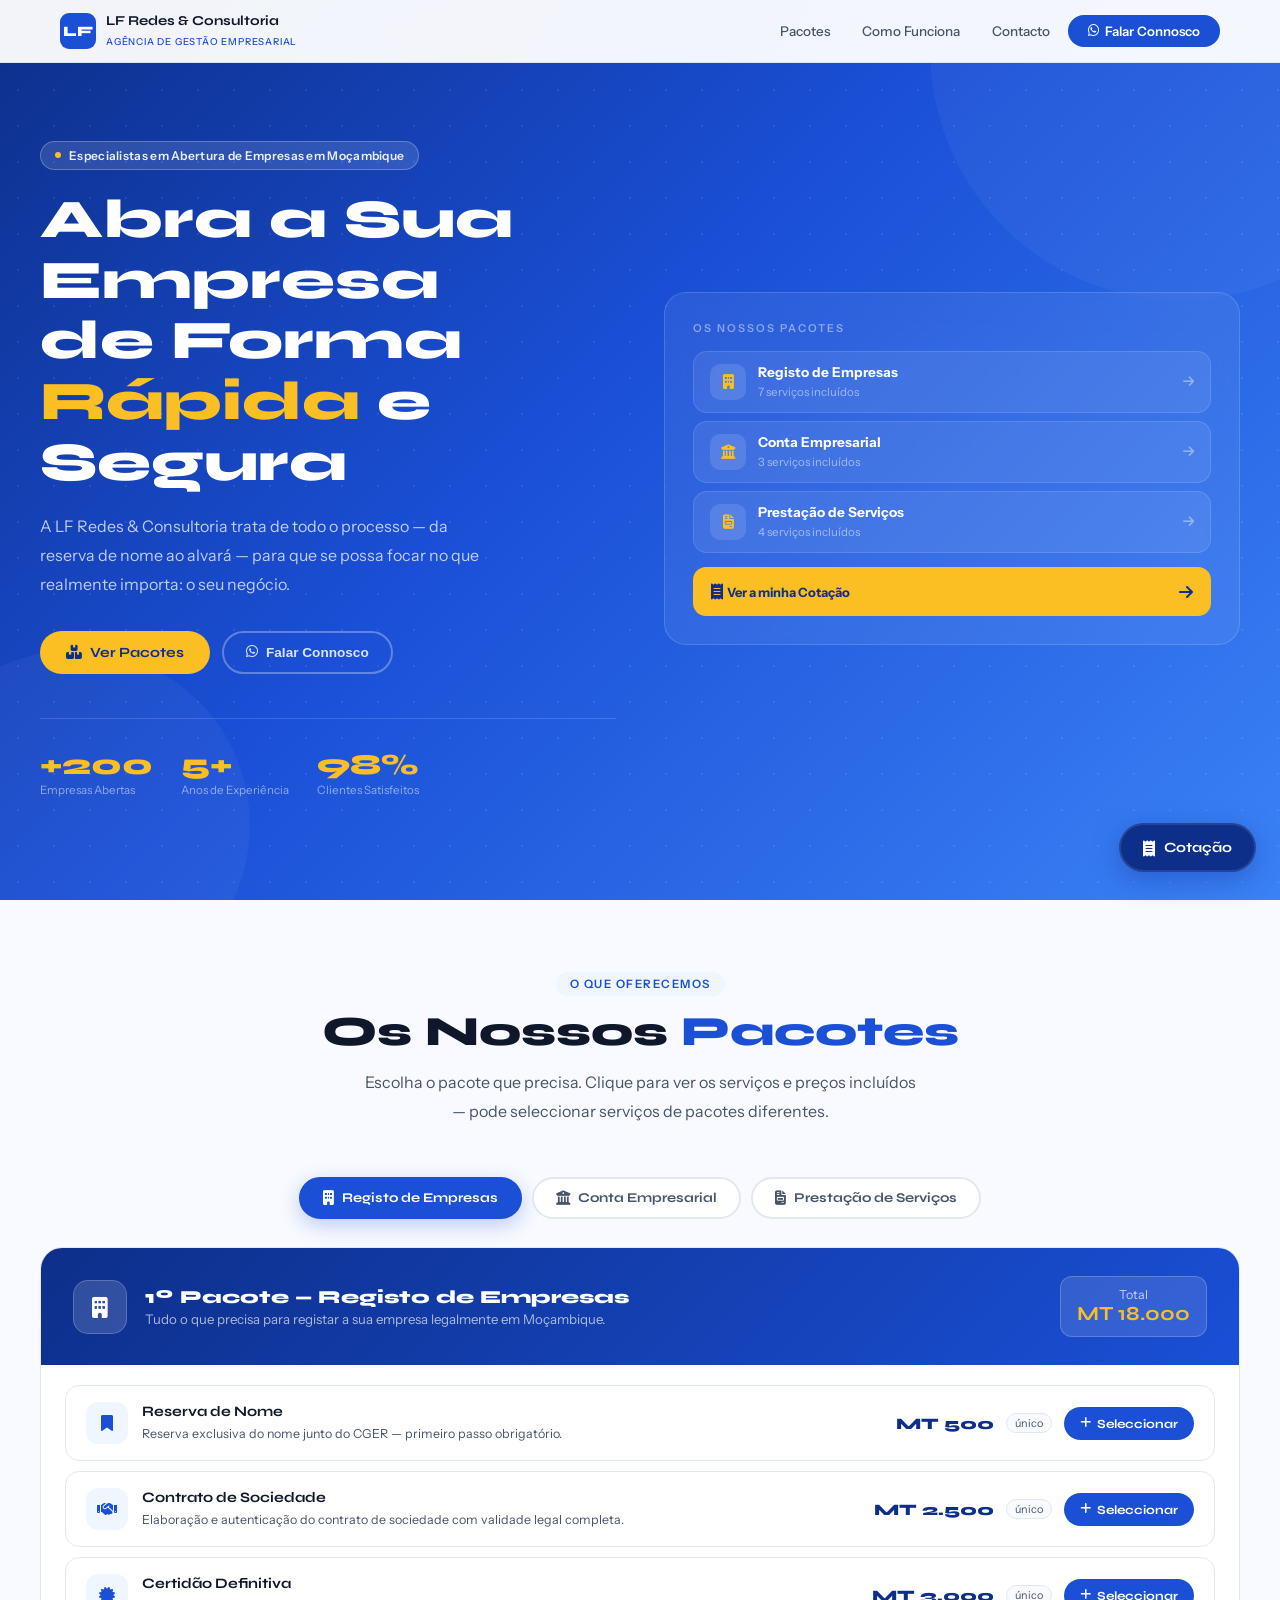
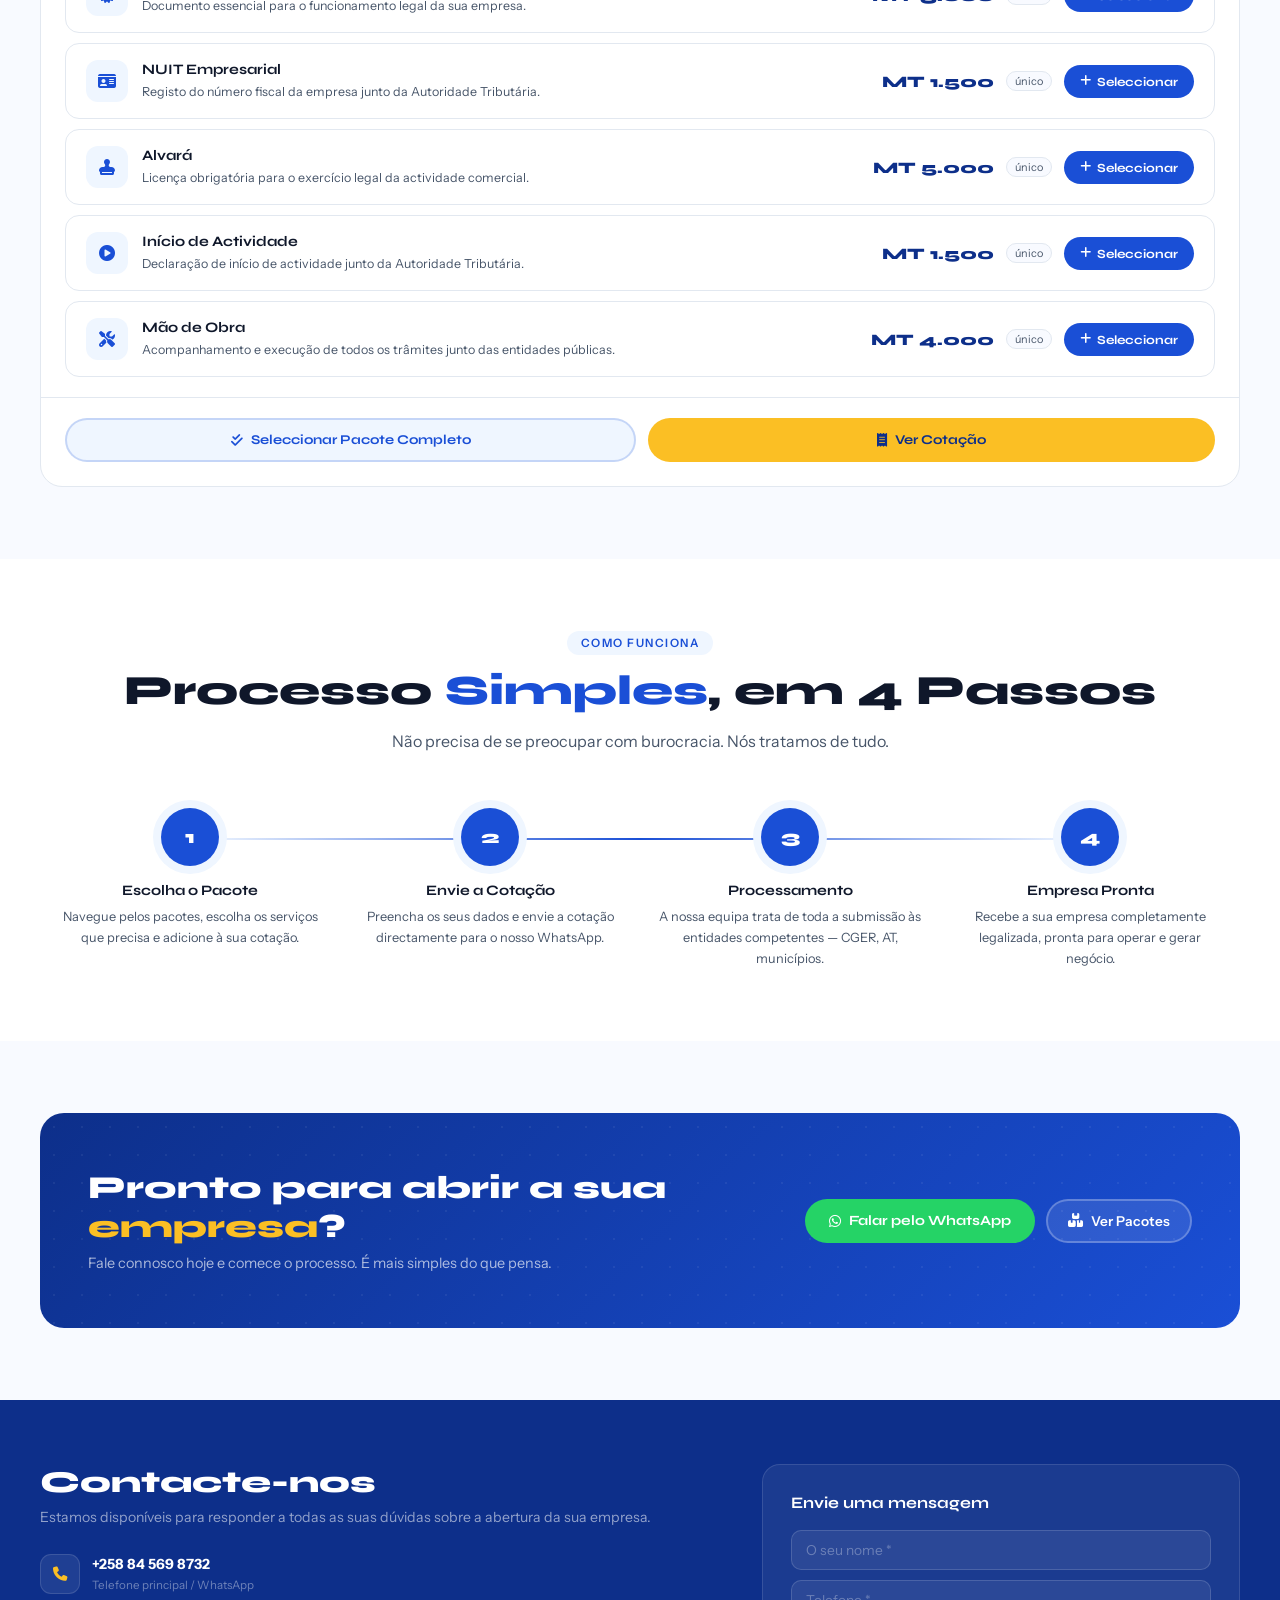
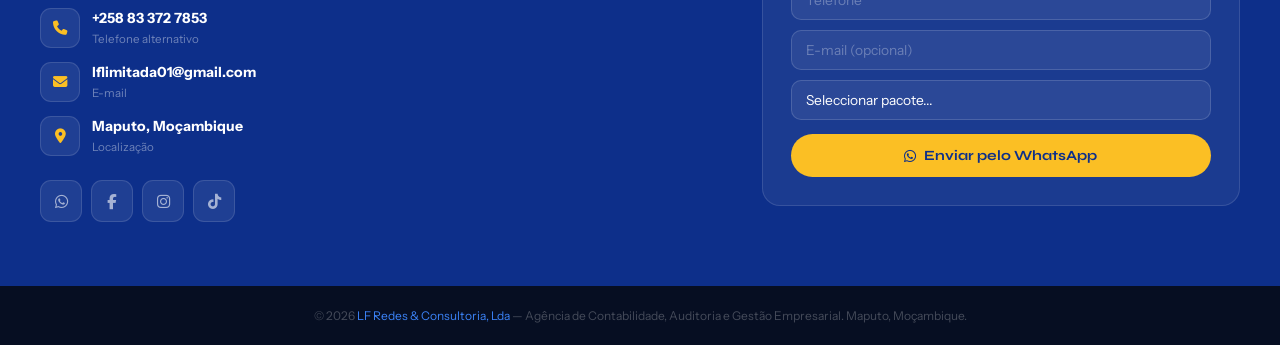
<file: index.html>
<!DOCTYPE html>
<html lang="pt">

  <head>
    <meta charset="UTF-8" />
    <link rel="icon" type="image/x-icon" href="favicon.ico" />
    <link rel="icon" type="image/svg+xml" href="favicon.svg" />
    <link rel="icon" type="image/png" sizes="32x32" href="favicon-32.png" />
    <link rel="icon" type="image/png" sizes="16x16" href="favicon-16.png" />
    <link rel="apple-touch-icon" sizes="180x180" href="favicon-180.png" />
    <link rel="icon" type="image/png" sizes="192x192" href="favicon-192.png" />
    <link rel="icon" type="image/png" sizes="512x512" href="favicon-512.png" />
    <meta name="theme-color" content="\#1a3a6e" />
    <meta name="viewport" content="width=device-width, initial-scale=1.0" />
    <title>LF Redes &amp; Consultoria — Abertura de Empresas em Moçambique</title>
    <link rel="stylesheet" href="styles.css">
    <link
      href="https://fonts.googleapis.com/css2?family=Syne:wght@400;600;700;800&family=Instrument+Sans:wght@300;400;500;600&display=swap"
      rel="stylesheet" />
    <link href="https://cdnjs.cloudflare.com/ajax/libs/font-awesome/6.5.0/css/all.min.css" rel="stylesheet" />
  </head>

  <body>

    <!-- MODAL CONTACTO SIMPLES -->
    <div class="modal-overlay" id="modal">
      <div class="modal-box">
        <button class="modal-close" onclick="fecharModal()"><i class="fa fa-times"></i></button>
        <div class="modal-header-ico"><i class="fa fa-headset"></i></div>
        <h3>Falar com um Consultor</h3>
        <p class="modal-sub">Preencha os seus dados para ser redirecionado ao WhatsApp.</p>
        <div class="modal-pacote-tag" id="modal-pacote-label">—</div>
        <form id="modal-form" onsubmit="irWhatsApp(event)">
          <input type="text" class="modal-input" id="modal-nome" placeholder="O seu nome completo *" required />
          <input type="email" class="modal-input" id="modal-email" placeholder="O seu e-mail (opcional)" />
          <button type="submit" class="btn-modal-wa">
            <i class="fab fa-whatsapp"></i> Continuar para o WhatsApp
          </button>
        </form>
        <p class="modal-aviso"><i class="fab fa-whatsapp"></i> Será redirecionado ao WhatsApp com a informação do serviço
          seleccionado.</p>
      </div>
    </div>

    <!-- NAVBAR -->
    <nav id="navbar">
      <div class="nav-inner">
        <a href="#" class="nav-logo">
          <div class="nav-logo-icon">LF</div>
          <div class="nav-logo-text">
            <strong>LF Redes &amp; Consultoria</strong>
            <span>Agência de Gestão Empresarial</span>
          </div>
        </a>
        <div class="nav-links" id="nav-links">
          <a href="#pacotes" onclick="fecharMenu()">Pacotes</a>
          <a href="#processo" onclick="fecharMenu()">Como Funciona</a>
          <a href="#contacto" onclick="fecharMenu()">Contacto</a>
          <a href="#contacto" class="btn-nav-cta" onclick="fecharMenu()">
            <i class="fab fa-whatsapp"></i> Falar Connosco
          </a>
        </div>
        <button class="nav-hamburger" id="nav-hamburger" onclick="toggleMenu()" aria-label="Menu">
          <span></span><span></span><span></span>
        </button>
      </div>
    </nav>
    <div class="nav-backdrop" id="nav-backdrop" onclick="fecharMenu()"></div>

    <!-- HERO -->
    <section class="hero" id="inicio">
      <div class="hero-blob hero-blob-1"></div>
      <div class="hero-blob hero-blob-2"></div>
      <div class="hero-inner">
        <div>
          <div class="hero-badge"><span></span> Especialistas em Abertura de Empresas em Moçambique</div>
          <h1>Abra a Sua Empresa<br />de Forma <em>Rápida</em> e Segura</h1>
          <p class="hero-sub">A LF Redes &amp; Consultoria trata de todo o processo — da reserva de nome ao alvará — para
            que se possa focar no que realmente importa: o seu negócio.</p>
          <div class="hero-btns">
            <a href="#pacotes" class="btn-hero-main">
              <i class="fa fa-boxes"></i> Ver Pacotes
            </a>
            <button class="btn-hero-ghost" onclick="abrirModal('Consulta Geral', '')">
              <i class="fab fa-whatsapp"></i> Falar Connosco
            </button>
          </div>
          <div class="hero-stats">
            <div class="hero-stat">
              <div class="n">+200</div>
              <div class="l">Empresas Abertas</div>
            </div>
            <div class="hero-stat">
              <div class="n">5+</div>
              <div class="l">Anos de Experiência</div>
            </div>
            <div class="hero-stat">
              <div class="n">98%</div>
              <div class="l">Clientes Satisfeitos</div>
            </div>
          </div>
        </div>
        <div class="hero-card">
          <div class="hero-card-title">Os Nossos Pacotes</div>
          <div class="hero-pacote-pill" onclick="irParaPacote('registro')">
            <div class="hpp-ico"><i class="fa fa-building"></i></div>
            <div class="hpp-info"><strong>Registo de Empresas</strong><span>7 serviços incluídos</span></div>
            <i class="fa fa-arrow-right hpp-arr"></i>
          </div>
          <div class="hero-pacote-pill" onclick="irParaPacote('conta')">
            <div class="hpp-ico"><i class="fa fa-university"></i></div>
            <div class="hpp-info"><strong>Conta Empresarial</strong><span>3 serviços incluídos</span></div>
            <i class="fa fa-arrow-right hpp-arr"></i>
          </div>
          <div class="hero-pacote-pill" onclick="irParaPacote('prestacao')">
            <div class="hpp-ico"><i class="fa fa-file-invoice"></i></div>
            <div class="hpp-info"><strong>Prestação de Serviços</strong><span>4 serviços incluídos</span></div>
            <i class="fa fa-arrow-right hpp-arr"></i>
          </div>
          <div class="hero-card-cta" onclick="abrirCotacao()">
            <p><i class="fa fa-receipt"></i>&nbsp; Ver a minha Cotação</p>
            <i class="fa fa-arrow-right"></i>
          </div>
        </div>
      </div>
    </section>

    <!-- PACOTES -->
    <section class="sec sec-pacotes" id="pacotes">
      <div class="sec-inner">
        <div class="sec-header reveal">
          <span class="sec-tag">O que Oferecemos</span>
          <h2 class="sec-title">Os Nossos <em>Pacotes</em></h2>
          <p class="sec-lead">Escolha o pacote que precisa. Clique para ver os serviços e preços incluídos — pode
            seleccionar serviços de pacotes diferentes.</p>
        </div>

        <!-- TABS dos pacotes -->
        <div class="pac-tabs">
          <button class="pac-tab active" data-pac="registro" onclick="abrirPacote('registro', this)">
            <i class="fa fa-building"></i> Registo de Empresas
          </button>
          <button class="pac-tab" data-pac="conta" onclick="abrirPacote('conta', this)">
            <i class="fa fa-university"></i> Conta Empresarial
          </button>
          <button class="pac-tab" data-pac="prestacao" onclick="abrirPacote('prestacao', this)">
            <i class="fa fa-file-invoice"></i> Prestação de Serviços
          </button>
        </div>

        <!-- PAINEL: Registo de Empresas -->
        <div class="pac-panel active" id="pac-registro">
          <div class="pac-panel-header">
            <div class="pac-panel-ico"><i class="fa fa-building"></i></div>
            <div>
              <h3>1º Pacote — Registo de Empresas</h3>
              <p>Tudo o que precisa para registar a sua empresa legalmente em Moçambique.</p>
            </div>
            <div class="pac-total-badge">Total <strong>MT 18.000</strong></div>
          </div>
          <div class="pac-servicos-grid">
            <div class="pac-servico" data-nome="Reserva de Nome" data-preco="500" data-periodo="unico"
              data-pacote="Registo de Empresas">
              <div class="ps-left">
                <div class="ps-ico"><i class="fa fa-bookmark"></i></div>
                <div class="ps-info">
                  <strong>Reserva de Nome</strong>
                  <span>Reserva exclusiva do nome junto do CGER — primeiro passo obrigatório.</span>
                </div>
              </div>
              <div class="ps-right">
                <div class="ps-preco">MT 500</div>
                <div class="ps-periodo">único</div>
                <button class="ps-btn" onclick="toggleServico(this)"><i class="fa fa-plus"></i> Seleccionar</button>
              </div>
            </div>
            <div class="pac-servico" data-nome="Contrato de Sociedade" data-preco="2500" data-periodo="unico"
              data-pacote="Registo de Empresas">
              <div class="ps-left">
                <div class="ps-ico"><i class="fa fa-handshake"></i></div>
                <div class="ps-info">
                  <strong>Contrato de Sociedade</strong>
                  <span>Elaboração e autenticação do contrato de sociedade com validade legal completa.</span>
                </div>
              </div>
              <div class="ps-right">
                <div class="ps-preco">MT 2.500</div>
                <div class="ps-periodo">único</div>
                <button class="ps-btn" onclick="toggleServico(this)"><i class="fa fa-plus"></i> Seleccionar</button>
              </div>
            </div>
            <div class="pac-servico" data-nome="Certidão Definitiva" data-preco="3000" data-periodo="unico"
              data-pacote="Registo de Empresas">
              <div class="ps-left">
                <div class="ps-ico"><i class="fa fa-certificate"></i></div>
                <div class="ps-info">
                  <strong>Certidão Definitiva</strong>
                  <span>Documento essencial para o funcionamento legal da sua empresa.</span>
                </div>
              </div>
              <div class="ps-right">
                <div class="ps-preco">MT 3.000</div>
                <div class="ps-periodo">único</div>
                <button class="ps-btn" onclick="toggleServico(this)"><i class="fa fa-plus"></i> Seleccionar</button>
              </div>
            </div>
            <div class="pac-servico" data-nome="NUIT Empresarial" data-preco="1500" data-periodo="unico"
              data-pacote="Registo de Empresas">
              <div class="ps-left">
                <div class="ps-ico"><i class="fa fa-id-card"></i></div>
                <div class="ps-info">
                  <strong>NUIT Empresarial</strong>
                  <span>Registo do número fiscal da empresa junto da Autoridade Tributária.</span>
                </div>
              </div>
              <div class="ps-right">
                <div class="ps-preco">MT 1.500</div>
                <div class="ps-periodo">único</div>
                <button class="ps-btn" onclick="toggleServico(this)"><i class="fa fa-plus"></i> Seleccionar</button>
              </div>
            </div>
            <div class="pac-servico" data-nome="Alvará" data-preco="5000" data-periodo="unico"
              data-pacote="Registo de Empresas">
              <div class="ps-left">
                <div class="ps-ico"><i class="fa fa-stamp"></i></div>
                <div class="ps-info">
                  <strong>Alvará</strong>
                  <span>Licença obrigatória para o exercício legal da actividade comercial.</span>
                </div>
              </div>
              <div class="ps-right">
                <div class="ps-preco">MT 5.000</div>
                <div class="ps-periodo">único</div>
                <button class="ps-btn" onclick="toggleServico(this)"><i class="fa fa-plus"></i> Seleccionar</button>
              </div>
            </div>
            <div class="pac-servico" data-nome="Início de Actividade" data-preco="1500" data-periodo="unico"
              data-pacote="Registo de Empresas">
              <div class="ps-left">
                <div class="ps-ico"><i class="fa fa-play-circle"></i></div>
                <div class="ps-info">
                  <strong>Início de Actividade</strong>
                  <span>Declaração de início de actividade junto da Autoridade Tributária.</span>
                </div>
              </div>
              <div class="ps-right">
                <div class="ps-preco">MT 1.500</div>
                <div class="ps-periodo">único</div>
                <button class="ps-btn" onclick="toggleServico(this)"><i class="fa fa-plus"></i> Seleccionar</button>
              </div>
            </div>
            <div class="pac-servico" data-nome="Mão de Obra" data-preco="4000" data-periodo="unico"
              data-pacote="Registo de Empresas">
              <div class="ps-left">
                <div class="ps-ico"><i class="fa fa-tools"></i></div>
                <div class="ps-info">
                  <strong>Mão de Obra</strong>
                  <span>Acompanhamento e execução de todos os trâmites junto das entidades públicas.</span>
                </div>
              </div>
              <div class="ps-right">
                <div class="ps-preco">MT 4.000</div>
                <div class="ps-periodo">único</div>
                <button class="ps-btn" onclick="toggleServico(this)"><i class="fa fa-plus"></i> Seleccionar</button>
              </div>
            </div>
          </div>
          <div class="pac-footer">
            <button class="pac-select-all" onclick="selecionarTodoPacote('registro')">
              <i class="fa fa-check-double"></i> Seleccionar Pacote Completo
            </button>
            <button class="pac-ver-cotacao" onclick="abrirCotacao()">
              <i class="fa fa-receipt"></i> Ver Cotação
            </button>
          </div>
        </div>

        <!-- PAINEL: Conta Empresarial -->
        <div class="pac-panel" id="pac-conta">
          <div class="pac-panel-header">
            <div class="pac-panel-ico"><i class="fa fa-university"></i></div>
            <div>
              <h3>2º Pacote — Conta Empresarial</h3>
              <p>Abertura de conta empresarial e publicação no Boletim da República.</p>
            </div>
            <div class="pac-total-badge">Total <strong>MT 14.000</strong></div>
          </div>
          <div class="pac-servicos-grid">
            <div class="pac-servico" data-nome="Publicação no Boletim da República" data-preco="9000" data-periodo="unico"
              data-pacote="Conta Empresarial">
              <div class="ps-left">
                <div class="ps-ico"><i class="fa fa-newspaper"></i></div>
                <div class="ps-info">
                  <strong>Publicação no Boletim da República (BR)</strong>
                  <span>Publicação obrigatória no Boletim da República para validade jurídica da empresa.</span>
                </div>
              </div>
              <div class="ps-right">
                <div class="ps-preco">MT 9.000</div>
                <div class="ps-periodo">único</div>
                <button class="ps-btn" onclick="toggleServico(this)"><i class="fa fa-plus"></i> Seleccionar</button>
              </div>
            </div>
            <div class="pac-servico" data-nome="Subscrição no Banco" data-preco="3000" data-periodo="unico"
              data-pacote="Conta Empresarial">
              <div class="ps-left">
                <div class="ps-ico"><i class="fa fa-university"></i></div>
                <div class="ps-info">
                  <strong>Subscrição no Banco</strong>
                  <span>Apoio completo na subscrição e abertura da conta bancária empresarial.</span>
                </div>
              </div>
              <div class="ps-right">
                <div class="ps-preco">MT 3.000</div>
                <div class="ps-periodo">único</div>
                <button class="ps-btn" onclick="toggleServico(this)"><i class="fa fa-plus"></i> Seleccionar</button>
              </div>
            </div>
            <div class="pac-servico" data-nome="Mão de Obra (Conta)" data-preco="2000" data-periodo="unico"
              data-pacote="Conta Empresarial">
              <div class="ps-left">
                <div class="ps-ico"><i class="fa fa-tools"></i></div>
                <div class="ps-info">
                  <strong>Mão de Obra</strong>
                  <span>Acompanhamento e execução de todos os trâmites bancários e administrativos.</span>
                </div>
              </div>
              <div class="ps-right">
                <div class="ps-preco">MT 2.000</div>
                <div class="ps-periodo">único</div>
                <button class="ps-btn" onclick="toggleServico(this)"><i class="fa fa-plus"></i> Seleccionar</button>
              </div>
            </div>
          </div>
          <div class="pac-footer">
            <button class="pac-select-all" onclick="selecionarTodoPacote('conta')">
              <i class="fa fa-check-double"></i> Seleccionar Pacote Completo
            </button>
            <button class="pac-ver-cotacao" onclick="abrirCotacao()">
              <i class="fa fa-receipt"></i> Ver Cotação
            </button>
          </div>
        </div>

        <!-- PAINEL: Prestação de Serviços -->
        <div class="pac-panel" id="pac-prestacao">
          <div class="pac-panel-header">
            <div class="pac-panel-ico"><i class="fa fa-file-invoice"></i></div>
            <div>
              <h3>3º Pacote — Prestação de Serviços</h3>
              <p>Serviços contabilísticos e fiscais para a gestão contínua da sua empresa.</p>
            </div>
            <!--<div class="pac-total-badge">A partir de <strong>MT 8.000</strong></div>-->
          </div>
          <div class="pac-servicos-grid">
            <div class="pac-servico" data-nome="Processamento de IVA" data-preco="10000" data-periodo="mensal"
              data-pacote="Prestação de Serviços">
              <div class="ps-left">
                <div class="ps-ico"><i class="fa fa-file-invoice"></i></div>
                <div class="ps-info">
                  <strong>Processamento de IVA</strong>
                  <span>Gestão mensal das obrigações de IVA — declarações, cálculo e submissão à AT.</span>
                </div>
              </div>
              <div class="ps-right">
                <div class="ps-preco">MT 10.000</div>
                <div class="ps-periodo">mensal</div>
                <button class="ps-btn" onclick="toggleServico(this)"><i class="fa fa-plus"></i> Seleccionar</button>
              </div>
            </div>
            <div class="pac-servico" data-nome="Processamento de Salário" data-preco="10000" data-periodo="mensal"
              data-pacote="Prestação de Serviços">
              <div class="ps-left">
                <div class="ps-ico"><i class="fa fa-money-bill-wave"></i></div>
                <div class="ps-info">
                  <strong>Processamento de Salário</strong>
                  <span>Processamento mensal de salários, recibos e obrigações laborais dos colaboradores.</span>
                </div>
              </div>
              <div class="ps-right">
                <div class="ps-preco">MT 10.000</div>
                <div class="ps-periodo">mensal</div>
                <button class="ps-btn" onclick="toggleServico(this)"><i class="fa fa-plus"></i> Seleccionar</button>
              </div>
            </div>
            <div class="pac-servico" data-nome="Balanço e Fecho de Contas" data-preco="25000" data-periodo="unico"
              data-pacote="Prestação de Serviços">
              <div class="ps-left">
                <div class="ps-ico"><i class="fa fa-balance-scale"></i></div>
                <div class="ps-info">
                  <strong>Balanço e Fecho de Contas</strong>
                  <span>Elaboração do balanço anual e fecho de contas com relatório contabilístico completo.</span>
                </div>
              </div>
              <div class="ps-right">
                <div class="ps-preco">MT 25.000</div>
                <div class="ps-periodo">único</div>
                <button class="ps-btn" onclick="toggleServico(this)"><i class="fa fa-plus"></i> Seleccionar</button>
              </div>
            </div>
            <div class="pac-servico" data-nome="Contabilidade ISPC" data-preco="8000" data-periodo="mensal"
              data-pacote="Prestação de Serviços">
              <div class="ps-left">
                <div class="ps-ico"><i class="fa fa-calculator"></i></div>
                <div class="ps-info">
                  <strong>Contabilidade ISPC</strong>
                  <span>Gestão contabilística conforme o regime do Imposto Simplificado para Pequenos Contribuintes.</span>
                </div>
              </div>
              <div class="ps-right">
                <div class="ps-preco">MT 8.000</div>
                <div class="ps-periodo">mensal</div>
                <button class="ps-btn" onclick="toggleServico(this)"><i class="fa fa-plus"></i> Seleccionar</button>
              </div>
            </div>
          </div>
          <div class="pac-footer">
            <button class="pac-select-all" onclick="selecionarTodoPacote('prestacao')">
              <i class="fa fa-check-double"></i> Seleccionar Pacote Completo
            </button>
            <button class="pac-ver-cotacao" onclick="abrirCotacao()">
              <i class="fa fa-receipt"></i> Ver Cotação
            </button>
          </div>
        </div>

      </div>
    </section>

    <!-- PROCESSO -->
    <section class="sec sec-processo" id="processo">
      <div class="sec-inner">
        <div class="sec-header reveal">
          <span class="sec-tag">Como Funciona</span>
          <h2 class="sec-title">Processo <em>Simples</em>, em 4 Passos</h2>
          <p class="sec-lead">Não precisa de se preocupar com burocracia. Nós tratamos de tudo.</p>
        </div>
        <div class="steps">
          <div class="step reveal delay-1">
            <div class="step-n">1</div>
            <h4>Escolha o Pacote</h4>
            <p>Navegue pelos pacotes, escolha os serviços que precisa e adicione à sua cotação.</p>
          </div>
          <div class="step reveal delay-2">
            <div class="step-n">2</div>
            <h4>Envie a Cotação</h4>
            <p>Preencha os seus dados e envie a cotação directamente para o nosso WhatsApp.</p>
          </div>
          <div class="step reveal delay-3">
            <div class="step-n">3</div>
            <h4>Processamento</h4>
            <p>A nossa equipa trata de toda a submissão às entidades competentes — CGER, AT, municípios.</p>
          </div>
          <div class="step reveal delay-4">
            <div class="step-n">4</div>
            <h4>Empresa Pronta</h4>
            <p>Recebe a sua empresa completamente legalizada, pronta para operar e gerar negócio.</p>
          </div>
        </div>
      </div>
    </section>

    <!-- CTA -->
    <section class="sec sec-cta">
      <div class="sec-inner">
        <div class="cta-box reveal">
          <div class="cta-content">
            <h2>Pronto para abrir a sua <em>empresa</em>?</h2>
            <p>Fale connosco hoje e comece o processo. É mais simples do que pensa.</p>
          </div>
          <div class="cta-actions">
            <button class="btn-wa" onclick="abrirModal('Consulta Geral','')">
              <i class="fab fa-whatsapp"></i> Falar pelo WhatsApp
            </button>
            <a href="#pacotes" class="btn-wa-ghost">
              <i class="fa fa-boxes"></i> Ver Pacotes
            </a>
          </div>
        </div>
      </div>
    </section>

    <!-- CONTACTO -->
    <section class="sec-contacto" id="contacto">
      <div class="contacto-inner">
        <div>
          <h2>Contacte-nos</h2>
          <p>Estamos disponíveis para responder a todas as suas dúvidas sobre a abertura da sua empresa.</p>
          <div class="cont-item">
            <div class="cont-ico"><i class="fa fa-phone"></i></div>
            <div><strong>+258 84 569 8732</strong><span>Telefone principal / WhatsApp</span></div>
          </div>
          <div class="cont-item">
            <div class="cont-ico"><i class="fa fa-phone"></i></div>
            <div><strong>+258 83 372 7853</strong><span>Telefone alternativo</span></div>
          </div>
          <div class="cont-item">
            <div class="cont-ico"><i class="fa fa-envelope"></i></div>
            <div><strong>lflimitada01@gmail.com</strong><span>E-mail</span></div>
          </div>
          <div class="cont-item">
            <div class="cont-ico"><i class="fa fa-map-marker-alt"></i></div>
            <div><strong>Maputo, Moçambique</strong><span>Localização</span></div>
          </div>
          <div class="social-row">
            <a href="https://wa.me/258845698732" class="soc-btn wa" target="_blank"><i class="fab fa-whatsapp"></i></a>
            <a href="#" class="soc-btn fb"><i class="fab fa-facebook-f"></i></a>
            <a href="#" class="soc-btn ig"><i class="fab fa-instagram"></i></a>
            <a href="#" class="soc-btn tt"><i class="fab fa-tiktok"></i></a>
          </div>
        </div>
        <div class="contacto-form-box">
          <h4>Envie uma mensagem</h4>
          <form onsubmit="enviarFormContacto(event)">
            <input type="text" class="cf-input" placeholder="O seu nome *" required />
            <input type="tel" class="cf-input" placeholder="Telefone *" required />
            <input type="email" class="cf-input" placeholder="E-mail (opcional)" />
            <select class="cf-input">
              <option value="" disabled selected>Seleccionar pacote...</option>
              <option>Registo de Empresas</option>
              <option>Conta Empresarial</option>
              <option>Prestação de Serviços</option>
              <option>Pacote Completo</option>
            </select>
            <button type="submit" class="btn-cf">
              <i class="fab fa-whatsapp"></i> Enviar pelo WhatsApp
            </button>
          </form>
        </div>
      </div>
    </section>

    <!-- FOOTER -->
    <footer>
      <p>© 2026 <span>LF Redes &amp; Consultoria, Lda</span> — Agência de Contabilidade, Auditoria e Gestão Empresarial.
        Maputo, Moçambique.</p>
    </footer>

    <!-- BOTÃO FLUTUANTE COTAÇÃO -->
    <div class="cot-fab" id="cot-fab" onclick="abrirCotacao()">
      <div class="cot-fab-badge" id="cot-badge" style="display:none;">0</div>
      <i class="fa fa-receipt"></i>
      <span class="cot-fab-label">Cotação</span>
    </div>

    <!-- MODAL COTAÇÃO -->
    <div class="modal-overlay" id="modal-cotacao">
      <div class="modal-box cotacao-modal-box">
        <button class="modal-close" onclick="fecharCotacao()"><i class="fa fa-times"></i></button>
        <div id="cot-step-1">
          <div class="cot-modal-header">
            <div class="cot-header-ico"><i class="fa fa-receipt"></i></div>
            <div>
              <h3>A Sua Cotação</h3>
              <p class="modal-sub">Reveja os serviços seleccionados</p>
            </div>
          </div>
          <div class="cot-lista" id="cot-lista"></div>
          <div class="cot-add-mais" onclick="fecharCotacao()">
            <i class="fa fa-plus-circle"></i> Adicionar mais serviços
          </div>
          <div class="cot-totais">
            <div class="cot-linha"><span>Pagamento único</span><span id="cot-sub-unico">MT 0</span></div>
            <div class="cot-linha"><span>Pagamento mensal</span><span id="cot-sub-mensal">MT 0</span></div>
            <div class="cot-divider"></div>
            <div class="cot-linha cot-total-row"><strong>Total Estimado</strong><strong id="cot-total-val">MT 0</strong>
            </div>
          </div>
          <button class="btn-modal-wa" style="background:var(--azul);margin-top:18px;" onclick="irParaDados()">
            <i class="fa fa-arrow-right"></i> Continuar e Gerar Cotação
          </button>
          <button class="cot-btn-limpar" onclick="limparTudo()">
            <i class="fa fa-trash-alt"></i> Limpar tudo
          </button>
        </div>
        <div id="cot-step-2" style="display:none;">
          <div class="cot-modal-header">
            <div class="cot-header-ico" style="background:#e8f5e9;"><i class="fa fa-user" style="color:#10b981;"></i>
            </div>
            <div>
              <h3>Os Seus Dados</h3>
              <p class="modal-sub">Para personalizar a cotação</p>
            </div>
          </div>
          <input type="text" id="cot-nome" class="modal-input" placeholder="Nome completo *" />
          <input type="email" id="cot-email" class="modal-input" placeholder="E-mail (opcional)" />
          <input type="tel" id="cot-tel" class="modal-input" placeholder="Telefone (opcional)" />
          <div class="cot-resumo-mini" id="cot-resumo-mini"></div>
          <button class="btn-modal-wa" onclick="enviarCotacaoWA()">
            <i class="fab fa-whatsapp"></i> Enviar Cotação pelo WhatsApp
          </button>
          <button class="cot-btn-limpar" onclick="voltarStep1()">
            <i class="fa fa-arrow-left"></i> Voltar
          </button>
        </div>
      </div>
    </div>

    <script src="script.js"></script>
  </body>

</html>
</file>
<file: styles.css>
/* ============================================================
   LF REDES & CONSULTORIA — styles.css
   Responsividade máxima (mobile-first)
   ============================================================ */

:root {
  --azul: #1a4fd6;
  --azul-esc: #0d2f8a;
  --azul-viv: #2563eb;
  --azul-clr: #3b82f6;
  --azul-pale: #eff6ff;
  --branco: #ffffff;
  --cinza-f: #f8faff;
  --cinza-b: #e2e8f0;
  --texto: #0f172a;
  --texto-s: #475569;
  --amarelo: #fbbf24;
  --verde: #10b981;
}

*,
*::before,
*::after {
  box-sizing: border-box;
  margin: 0;
  padding: 0;
}

html {
  scroll-behavior: smooth;
  font-size: 16px;
}

body {
  font-family: 'Instrument Sans', sans-serif;
  color: var(--texto);
  background: var(--branco);
  overflow-x: hidden;
  -webkit-text-size-adjust: 100%;
}

h1,
h2,
h3,
h4 {
  font-family: 'Syne', sans-serif;
}

a {
  text-decoration: none;
}

img {
  max-width: 100%;
  display: block;
}

/* NAVBAR */
nav {
  position: fixed;
  top: 0;
  left: 0;
  right: 0;
  z-index: 1000;
  background: rgba(255, 255, 255, 0.95);
  backdrop-filter: blur(20px);
  -webkit-backdrop-filter: blur(20px);
  border-bottom: 1px solid rgba(26, 79, 214, 0.1);
  transition: box-shadow 0.3s;
}

nav.scrolled {
  box-shadow: 0 4px 30px rgba(26, 79, 214, 0.12);
}

.nav-inner {
  max-width: 1200px;
  margin: 0 auto;
  padding: 0 20px;
  height: 62px;
  display: flex;
  align-items: center;
  justify-content: space-between;
}

.nav-logo {
  display: flex;
  align-items: center;
  gap: 10px;
}

.nav-logo-icon {
  width: 36px;
  height: 36px;
  flex-shrink: 0;
  background: var(--azul);
  border-radius: 9px;
  display: flex;
  align-items: center;
  justify-content: center;
  color: #fff;
  font-size: 0.9rem;
  font-family: 'Syne', sans-serif;
  font-weight: 800;
}

.nav-logo-text strong {
  display: block;
  font-family: 'Syne', sans-serif;
  font-size: 0.85rem;
  font-weight: 700;
  color: var(--texto);
  line-height: 1.2;
}

.nav-logo-text span {
  font-size: 0.6rem;
  color: var(--azul);
  font-weight: 500;
  text-transform: uppercase;
  letter-spacing: 0.8px;
}

.nav-links {
  display: flex;
  align-items: center;
  gap: 4px;
}

.nav-links a {
  padding: 7px 14px;
  border-radius: 8px;
  font-size: 0.84rem;
  font-weight: 500;
  color: var(--texto-s);
  transition: all 0.2s;
  white-space: nowrap;
}

.nav-links a:hover {
  background: var(--azul-pale);
  color: var(--azul);
}

.btn-nav-cta {
  background: var(--azul) !important;
  color: #fff !important;
  border-radius: 50px !important;
  padding: 8px 20px !important;
  font-weight: 600 !important;
  font-size: 0.82rem !important;
  display: flex !important;
  align-items: center;
  gap: 6px;
  transition: all 0.2s !important;
}

.btn-nav-cta:hover {
  background: var(--azul-esc) !important;
}

/* Hamburger - escondido em desktop */
.nav-hamburger {
  display: none;
  flex-direction: column;
  justify-content: center;
  align-items: center;
  gap: 5px;
  width: 40px;
  height: 40px;
  background: none;
  border: none;
  cursor: pointer;
  padding: 6px;
  border-radius: 8px;
  transition: background 0.2s;
  flex-shrink: 0;
}

.nav-hamburger:hover {
  background: var(--azul-pale);
}

.nav-hamburger span {
  display: block;
  width: 22px;
  height: 2px;
  background: var(--texto);
  border-radius: 2px;
  transition: all 0.3s ease;
  transform-origin: center;
}

.nav-hamburger.open span:nth-child(1) {
  transform: translateY(7px) rotate(45deg);
}

.nav-hamburger.open span:nth-child(2) {
  opacity: 0;
  transform: scaleX(0);
}

.nav-hamburger.open span:nth-child(3) {
  transform: translateY(-7px) rotate(-45deg);
}

.nav-backdrop {
  display: none;
  position: fixed;
  inset: 0;
  z-index: 998;
  background: rgba(0, 0, 0, 0.45);
  opacity: 0;
  pointer-events: none;
  transition: opacity 0.3s;
}

.nav-backdrop.open {
  opacity: 1;
  pointer-events: all;
}

/* HERO */
.hero {
  min-height: 100svh;
  background: linear-gradient(135deg, var(--azul-esc) 0%, var(--azul) 45%, var(--azul-clr) 100%);
  display: flex;
  flex-direction: column;
  justify-content: center;
  position: relative;
  overflow: hidden;
  padding: 90px 20px 52px;
}

.hero::before {
  content: '';
  position: absolute;
  inset: 0;
  background-image: radial-gradient(circle, rgba(255, 255, 255, 0.08) 1px, transparent 1px);
  background-size: 36px 36px;
  pointer-events: none;
}

.hero-blob {
  position: absolute;
  border-radius: 50%;
  background: rgba(255, 255, 255, 0.04);
  pointer-events: none;
}

.hero-blob-1 {
  width: 500px;
  height: 500px;
  top: -200px;
  right: -150px;
}

.hero-blob-2 {
  width: 350px;
  height: 350px;
  bottom: -100px;
  left: -100px;
}

.hero-inner {
  max-width: 1200px;
  margin: 0 auto;
  width: 100%;
  display: grid;
  grid-template-columns: 1fr 1fr;
  gap: 48px;
  align-items: center;
  position: relative;
  z-index: 1;
}

.hero-badge {
  display: inline-flex;
  align-items: center;
  gap: 8px;
  background: rgba(255, 255, 255, 0.12);
  border: 1px solid rgba(255, 255, 255, 0.25);
  border-radius: 50px;
  padding: 6px 14px;
  color: rgba(255, 255, 255, 0.9);
  font-size: 0.75rem;
  font-weight: 600;
  letter-spacing: 0.3px;
  margin-bottom: 20px;
  width: fit-content;
}

.hero-badge span {
  width: 6px;
  height: 6px;
  border-radius: 50%;
  background: var(--amarelo);
  flex-shrink: 0;
}

.hero h1 {
  font-size: clamp(1.7rem, 5vw, 3.4rem);
  color: #fff;
  line-height: 1.12;
  font-weight: 800;
  margin-bottom: 18px;
}

.hero h1 em {
  font-style: normal;
  color: var(--amarelo);
}

.hero-sub {
  color: rgba(255, 255, 255, 0.72);
  font-size: clamp(0.88rem, 2.2vw, 1rem);
  line-height: 1.8;
  margin-bottom: 32px;
  max-width: 460px;
}

.hero-btns {
  display: flex;
  gap: 12px;
  flex-wrap: wrap;
}

.btn-hero-main {
  background: var(--amarelo);
  color: var(--azul-esc);
  font-family: 'Syne', sans-serif;
  font-weight: 700;
  font-size: 0.88rem;
  border-radius: 50px;
  padding: 13px 26px;
  display: inline-flex;
  align-items: center;
  gap: 8px;
  transition: all 0.2s;
  border: none;
  cursor: pointer;
  white-space: nowrap;
}

.btn-hero-main:hover {
  background: #fcd34d;
  transform: translateY(-2px);
  box-shadow: 0 8px 25px rgba(251, 191, 36, 0.4);
}

.btn-hero-ghost {
  background: transparent;
  color: rgba(255, 255, 255, 0.85);
  font-weight: 600;
  font-size: 0.85rem;
  border-radius: 50px;
  padding: 12px 22px;
  border: 2px solid rgba(255, 255, 255, 0.3);
  display: inline-flex;
  align-items: center;
  gap: 8px;
  transition: all 0.2s;
  cursor: pointer;
  white-space: nowrap;
}

.btn-hero-ghost:hover {
  border-color: rgba(255, 255, 255, 0.7);
  background: rgba(255, 255, 255, 0.07);
}

.hero-stats {
  display: flex;
  gap: 28px;
  margin-top: 44px;
  padding-top: 32px;
  border-top: 1px solid rgba(255, 255, 255, 0.15);
}

.hero-stat .n {
  font-family: 'Syne', sans-serif;
  font-size: 1.8rem;
  font-weight: 800;
  color: var(--amarelo);
  line-height: 1;
}

.hero-stat .l {
  font-size: 0.72rem;
  color: rgba(255, 255, 255, 0.5);
  margin-top: 4px;
}

.hero-card {
  background: rgba(255, 255, 255, 0.07);
  border: 1px solid rgba(255, 255, 255, 0.15);
  border-radius: 22px;
  padding: 28px;
  backdrop-filter: blur(16px);
  -webkit-backdrop-filter: blur(16px);
}

.hero-card-title {
  font-size: 0.68rem;
  color: rgba(255, 255, 255, 0.45);
  letter-spacing: 2px;
  text-transform: uppercase;
  margin-bottom: 16px;
  font-weight: 600;
}

.servico-pill {
  display: flex;
  align-items: center;
  gap: 10px;
  padding: 10px 14px;
  border-radius: 11px;
  background: rgba(255, 255, 255, 0.07);
  border: 1px solid rgba(255, 255, 255, 0.1);
  margin-bottom: 7px;
  color: rgba(255, 255, 255, 0.85);
  font-size: 0.82rem;
  font-weight: 500;
}

.servico-pill i {
  color: var(--amarelo);
  width: 16px;
  text-align: center;
  flex-shrink: 0;
}

.servico-pill .preco {
  margin-left: auto;
  font-weight: 700;
  color: var(--amarelo);
  font-family: 'Syne', sans-serif;
  font-size: 0.84rem;
  white-space: nowrap;
}

.hero-card-cta {
  background: var(--amarelo);
  border-radius: 13px;
  padding: 16px 18px;
  margin-top: 14px;
  display: flex;
  align-items: center;
  justify-content: space-between;
  cursor: pointer;
  transition: transform 0.2s;
}

.hero-card-cta:hover {
  transform: scale(1.02);
}

.hero-card-cta p {
  font-size: 0.8rem;
  font-weight: 700;
  color: var(--azul-esc);
  margin: 0;
}

.hero-card-cta i {
  color: var(--azul-esc);
  font-size: 1rem;
  flex-shrink: 0;
}

/* SECÇÕES */
.sec {
  padding: 72px 20px;
}

.sec-inner {
  max-width: 1200px;
  margin: 0 auto;
}

.sec-header {
  text-align: center;
  margin-bottom: 52px;
}

.sec-tag {
  display: inline-block;
  background: var(--azul-pale);
  color: var(--azul);
  border-radius: 50px;
  padding: 5px 14px;
  font-size: 0.72rem;
  font-weight: 600;
  letter-spacing: 1.5px;
  text-transform: uppercase;
  margin-bottom: 12px;
}

.sec-title {
  font-size: clamp(1.5rem, 4vw, 2.6rem);
  font-weight: 800;
  color: var(--texto);
  margin-bottom: 12px;
  line-height: 1.15;
}

.sec-title em {
  font-style: normal;
  color: var(--azul);
}

.sec-lead {
  color: var(--texto-s);
  font-size: clamp(0.85rem, 2vw, 1rem);
  line-height: 1.8;
  max-width: 560px;
  margin: 0 auto;
}

/* SERVIÇOS */
.sec-servicos {
  background: var(--cinza-f);
}

.servicos-grid {
  display: grid;
  grid-template-columns: repeat(3, 1fr);
  gap: 20px;
}

.sc {
  background: #fff;
  border: 1px solid var(--cinza-b);
  border-radius: 18px;
  padding: 28px 22px;
  transition: all 0.3s;
  position: relative;
  overflow: hidden;
}

.sc::after {
  content: '';
  position: absolute;
  bottom: 0;
  left: 0;
  right: 0;
  height: 3px;
  background: linear-gradient(90deg, var(--azul), var(--azul-clr));
  transform: scaleX(0);
  transform-origin: left;
  transition: transform 0.3s;
}

.sc:hover {
  box-shadow: 0 16px 48px rgba(26, 79, 214, 0.12);
  transform: translateY(-4px);
  border-color: transparent;
}

.sc:hover::after {
  transform: scaleX(1);
}

.sc-ico {
  width: 48px;
  height: 48px;
  border-radius: 13px;
  background: var(--azul-pale);
  display: flex;
  align-items: center;
  justify-content: center;
  margin-bottom: 16px;
}

.sc-ico i {
  color: var(--azul);
  font-size: 1.1rem;
}

.sc h4 {
  font-size: 0.95rem;
  font-weight: 700;
  color: var(--texto);
  margin-bottom: 7px;
}

.sc p {
  font-size: 0.82rem;
  color: var(--texto-s);
  line-height: 1.7;
  margin: 0;
}

/* PROCESSO */
.sec-processo {
  background: #fff;
}

.steps {
  display: grid;
  grid-template-columns: repeat(4, 1fr);
  gap: 0;
  position: relative;
}

.steps::before {
  content: '';
  position: absolute;
  top: 30px;
  left: calc(12.5% + 10px);
  right: calc(12.5% + 10px);
  height: 2px;
  background: linear-gradient(90deg, var(--azul-pale), var(--azul), var(--azul-pale));
  z-index: 0;
}

.step {
  text-align: center;
  padding: 0 14px;
  position: relative;
  z-index: 1;
}

.step-n {
  width: 58px;
  height: 58px;
  border-radius: 50%;
  background: var(--azul);
  color: #fff;
  font-family: 'Syne', sans-serif;
  font-size: 1.15rem;
  font-weight: 800;
  display: flex;
  align-items: center;
  justify-content: center;
  margin: 0 auto 16px;
  box-shadow: 0 0 0 8px var(--azul-pale);
}

.step h4 {
  font-size: 0.9rem;
  font-weight: 700;
  color: var(--texto);
  margin-bottom: 7px;
}

.step p {
  font-size: 0.8rem;
  color: var(--texto-s);
  line-height: 1.65;
}

/* PREÇOS */
.sec-precos {
  background: linear-gradient(160deg, var(--azul-esc) 0%, var(--azul) 60%, var(--azul-clr) 100%);
  position: relative;
  overflow: hidden;
}

.sec-precos::before {
  content: '';
  position: absolute;
  inset: 0;
  background-image: radial-gradient(circle, rgba(255, 255, 255, 0.05) 1px, transparent 1px);
  background-size: 30px 30px;
  pointer-events: none;
}

.sec-precos .sec-inner {
  position: relative;
  z-index: 1;
}

.sec-precos .sec-tag {
  background: rgba(255, 255, 255, 0.12);
  color: var(--amarelo);
  border: 1px solid rgba(255, 255, 255, 0.15);
}

.sec-precos .sec-title {
  color: #fff;
}

.sec-precos .sec-lead {
  color: rgba(255, 255, 255, 0.6);
}

.precos-grid {
  display: grid;
  grid-template-columns: repeat(4, 1fr);
  gap: 18px;
}

.preco-card {
  background: rgba(255, 255, 255, 0.07);
  border: 1px solid rgba(255, 255, 255, 0.14);
  border-radius: 18px;
  padding: 24px 20px;
  transition: all 0.3s;
  display: flex;
  flex-direction: column;
}

.preco-card:hover {
  background: rgba(255, 255, 255, 0.13);
  transform: translateY(-5px);
  box-shadow: 0 20px 50px rgba(0, 0, 0, 0.25);
}

.preco-card.destaque {
  background: #fff;
  border-color: #fff;
}

.preco-card.destaque .pc-nome {
  color: var(--azul);
}

.preco-card.destaque .pc-valor {
  color: var(--azul-esc);
}

.preco-card.destaque .pc-desc {
  color: var(--texto-s);
}

.preco-card.destaque .pc-btn {
  background: var(--azul);
  color: #fff !important;
}

.preco-card.destaque .pc-btn:hover {
  background: var(--azul-esc);
}

.pc-top {
  display: flex;
  justify-content: space-between;
  align-items: flex-start;
  margin-bottom: 14px;
}

.pc-ico {
  width: 42px;
  height: 42px;
  border-radius: 11px;
  background: rgba(255, 255, 255, 0.12);
  display: flex;
  align-items: center;
  justify-content: center;
  flex-shrink: 0;
}

.preco-card.destaque .pc-ico {
  background: var(--azul-pale);
}

.pc-ico i {
  color: rgba(255, 255, 255, 0.85);
  font-size: 1rem;
}

.preco-card.destaque .pc-ico i {
  color: var(--azul);
}

.pc-badge {
  background: var(--amarelo);
  color: var(--azul-esc);
  font-size: 0.62rem;
  font-weight: 800;
  padding: 3px 9px;
  border-radius: 50px;
  letter-spacing: 0.5px;
  text-transform: uppercase;
}

.pc-nome {
  font-family: 'Syne', sans-serif;
  font-size: 0.95rem;
  font-weight: 700;
  color: rgba(255, 255, 255, 0.9);
  margin-bottom: 8px;
}

.pc-valor {
  font-family: 'Syne', sans-serif;
  font-size: clamp(1.7rem, 3.5vw, 2.2rem);
  font-weight: 800;
  color: var(--amarelo);
  line-height: 1;
  margin-bottom: 4px;
}

.pc-valor sub {
  font-size: 0.8rem;
  font-weight: 600;
  vertical-align: middle;
  opacity: 0.8;
}

.pc-valor sup {
  font-size: 0.8rem;
  vertical-align: top;
  margin-top: 5px;
  display: inline-block;
}

.pc-periodo {
  font-size: 0.7rem;
  color: rgba(255, 255, 255, 0.45);
  margin-bottom: 14px;
  display: block;
}

.preco-card.destaque .pc-periodo {
  color: var(--texto-s);
}

.pc-desc {
  font-size: 0.8rem;
  color: rgba(255, 255, 255, 0.55);
  line-height: 1.65;
  margin-bottom: 18px;
  flex: 1;
}

.pc-divider {
  height: 1px;
  background: rgba(255, 255, 255, 0.1);
  margin-bottom: 18px;
}

.preco-card.destaque .pc-divider {
  background: var(--cinza-b);
}

.pc-btn {
  width: 100%;
  background: rgba(255, 255, 255, 0.1);
  color: rgba(255, 255, 255, 0.9) !important;
  border: 1px solid rgba(255, 255, 255, 0.2);
  border-radius: 50px;
  padding: 11px;
  font-family: 'Syne', sans-serif;
  font-size: 0.82rem;
  font-weight: 700;
  display: flex;
  align-items: center;
  justify-content: center;
  gap: 7px;
  cursor: pointer;
  transition: all 0.2s;
}

.pc-btn:hover {
  background: rgba(255, 255, 255, 0.2);
  transform: translateY(-1px);
}

.precos-grid-2 {
  display: grid;
  grid-template-columns: repeat(4, 1fr);
  gap: 18px;
  margin-top: 18px;
}

/* CTA */
.sec-cta {
  background: var(--cinza-f);
}

.cta-box {
  background: linear-gradient(135deg, var(--azul-esc), var(--azul));
  border-radius: 24px;
  padding: 56px 48px;
  display: flex;
  align-items: center;
  justify-content: space-between;
  gap: 36px;
  position: relative;
  overflow: hidden;
}

.cta-box::before {
  content: '';
  position: absolute;
  inset: 0;
  background-image: radial-gradient(circle, rgba(255, 255, 255, 0.06) 1px, transparent 1px);
  background-size: 28px 28px;
  pointer-events: none;
}

.cta-content {
  position: relative;
  z-index: 1;
}

.cta-box h2 {
  font-size: clamp(1.4rem, 3vw, 2rem);
  font-weight: 800;
  color: #fff;
  margin-bottom: 8px;
  line-height: 1.2;
}

.cta-box h2 em {
  font-style: normal;
  color: var(--amarelo);
}

.cta-box p {
  color: rgba(255, 255, 255, 0.65);
  font-size: 0.9rem;
}

.cta-actions {
  display: flex;
  gap: 11px;
  flex-shrink: 0;
  position: relative;
  z-index: 1;
}

.btn-wa {
  background: #25d366;
  color: #fff;
  font-family: 'Syne', sans-serif;
  font-weight: 700;
  border-radius: 50px;
  padding: 13px 24px;
  font-size: 0.88rem;
  border: none;
  display: flex;
  align-items: center;
  gap: 8px;
  cursor: pointer;
  transition: all 0.2s;
  white-space: nowrap;
}

.btn-wa:hover {
  background: #22c55e;
  transform: translateY(-2px);
}

.btn-wa-ghost {
  background: rgba(255, 255, 255, 0.1);
  color: #fff;
  font-weight: 600;
  font-size: 0.85rem;
  border-radius: 50px;
  padding: 12px 20px;
  border: 2px solid rgba(255, 255, 255, 0.25);
  display: flex;
  align-items: center;
  gap: 8px;
  cursor: pointer;
  transition: all 0.2s;
  white-space: nowrap;
}

.btn-wa-ghost:hover {
  background: rgba(255, 255, 255, 0.18);
}

/* CONTACTO */
.sec-contacto {
  background: var(--azul-esc);
  padding: 64px 20px;
}

.contacto-inner {
  max-width: 1200px;
  margin: 0 auto;
  display: grid;
  grid-template-columns: 1.4fr 1fr;
  gap: 52px;
  align-items: start;
}

.contacto-inner h2 {
  font-size: clamp(1.3rem, 3vw, 1.9rem);
  font-weight: 800;
  color: #fff;
  margin-bottom: 8px;
}

.contacto-inner>div>p {
  color: rgba(255, 255, 255, 0.55);
  font-size: 0.88rem;
  margin-bottom: 28px;
}

.cont-item {
  display: flex;
  align-items: center;
  gap: 12px;
  margin-bottom: 14px;
}

.cont-ico {
  width: 40px;
  height: 40px;
  border-radius: 11px;
  background: rgba(255, 255, 255, 0.08);
  border: 1px solid rgba(255, 255, 255, 0.12);
  display: flex;
  align-items: center;
  justify-content: center;
  flex-shrink: 0;
}

.cont-ico i {
  color: var(--amarelo);
  font-size: 0.9rem;
}

.cont-item strong {
  display: block;
  color: #fff;
  font-size: 0.88rem;
}

.cont-item span {
  font-size: 0.72rem;
  color: rgba(255, 255, 255, 0.4);
}

.social-row {
  display: flex;
  gap: 9px;
  margin-top: 24px;
  flex-wrap: wrap;
}

.soc-btn {
  width: 42px;
  height: 42px;
  border-radius: 11px;
  background: rgba(255, 255, 255, 0.08);
  border: 1px solid rgba(255, 255, 255, 0.12);
  display: flex;
  align-items: center;
  justify-content: center;
  color: rgba(255, 255, 255, 0.6);
  font-size: 0.95rem;
  transition: all 0.2s;
}

.soc-btn:hover {
  background: var(--azul-clr);
  color: #fff;
  border-color: var(--azul-clr);
}

.soc-btn.wa:hover {
  background: #25d366;
  border-color: #25d366;
  color: #fff;
}

.soc-btn.ig:hover {
  background: linear-gradient(45deg, #f09433, #e6683c, #dc2743, #cc2366, #bc1888);
  border-color: transparent;
  color: #fff;
}

.soc-btn.tt:hover {
  background: #000;
  border-color: #000;
  color: #fff;
}

.soc-btn.fb:hover {
  background: #1877f2;
  border-color: #1877f2;
  color: #fff;
}

.contacto-form-box {
  background: rgba(255, 255, 255, 0.06);
  border: 1px solid rgba(255, 255, 255, 0.12);
  border-radius: 18px;
  padding: 28px;
}

.contacto-form-box h4 {
  color: #fff;
  font-size: 1rem;
  margin-bottom: 18px;
}

.cf-input {
  width: 100%;
  background: rgba(255, 255, 255, 0.07);
  border: 1px solid rgba(255, 255, 255, 0.15);
  border-radius: 10px;
  padding: 11px 14px;
  color: #fff;
  font-size: 0.86rem;
  font-family: 'Instrument Sans', sans-serif;
  margin-bottom: 10px;
  outline: none;
  transition: border-color 0.2s;
  -webkit-appearance: none;
}

.cf-input::placeholder {
  color: rgba(255, 255, 255, 0.3);
}

.cf-input:focus {
  border-color: var(--azul-clr);
}

.cf-input option {
  background: var(--azul-esc);
  color: #fff;
}

.btn-cf {
  width: 100%;
  background: var(--amarelo);
  color: var(--azul-esc);
  font-family: 'Syne', sans-serif;
  font-weight: 700;
  font-size: 0.88rem;
  border: none;
  border-radius: 50px;
  padding: 13px;
  cursor: pointer;
  display: flex;
  align-items: center;
  justify-content: center;
  gap: 8px;
  transition: all 0.2s;
  margin-top: 4px;
}

.btn-cf:hover {
  background: #fcd34d;
}

/* FOOTER */
footer {
  background: #060e22;
  padding: 20px;
  text-align: center;
}

footer p {
  color: rgba(255, 255, 255, 0.25);
  font-size: 0.75rem;
  line-height: 1.6;
}

footer span {
  color: var(--azul-clr);
}

/* MODAL */
.modal-overlay {
  position: fixed;
  inset: 0;
  z-index: 9999;
  background: rgba(0, 0, 0, 0.7);
  backdrop-filter: blur(8px);
  -webkit-backdrop-filter: blur(8px);
  display: flex;
  align-items: center;
  justify-content: center;
  padding: 16px;
  opacity: 0;
  pointer-events: none;
  transition: opacity 0.3s;
}

.modal-overlay.open {
  opacity: 1;
  pointer-events: all;
}

.modal-box {
  background: #fff;
  border-radius: 22px;
  padding: 36px 30px;
  max-width: 440px;
  width: 100%;
  position: relative;
  transform: scale(0.9) translateY(20px);
  transition: transform 0.3s;
  max-height: 90vh;
  overflow-y: auto;
}

.modal-overlay.open .modal-box {
  transform: scale(1) translateY(0);
}

.modal-close {
  position: absolute;
  top: 14px;
  right: 14px;
  background: var(--cinza-f);
  border: none;
  width: 34px;
  height: 34px;
  border-radius: 50%;
  font-size: 0.95rem;
  cursor: pointer;
  color: var(--texto-s);
  display: flex;
  align-items: center;
  justify-content: center;
  transition: background 0.2s;
}

.modal-close:hover {
  background: var(--cinza-b);
}

.modal-header-ico {
  width: 56px;
  height: 56px;
  border-radius: 15px;
  background: var(--azul-pale);
  display: flex;
  align-items: center;
  justify-content: center;
  margin-bottom: 16px;
}

.modal-header-ico i {
  color: var(--azul);
  font-size: 1.4rem;
}

.modal-box h3 {
  font-size: 1.3rem;
  font-weight: 800;
  color: var(--texto);
  margin-bottom: 5px;
}

.modal-box .modal-sub {
  font-size: 0.83rem;
  color: var(--texto-s);
  margin-bottom: 6px;
}

.modal-pacote-tag {
  display: inline-block;
  background: var(--azul-pale);
  color: var(--azul);
  border-radius: 50px;
  padding: 4px 13px;
  font-size: 0.76rem;
  font-weight: 700;
  margin-bottom: 20px;
}

.modal-input {
  width: 100%;
  border: 1.5px solid var(--cinza-b);
  border-radius: 10px;
  padding: 12px 14px;
  font-size: 0.88rem;
  font-family: 'Instrument Sans', sans-serif;
  color: var(--texto);
  background: var(--cinza-f);
  margin-bottom: 10px;
  outline: none;
  transition: border-color 0.2s;
  -webkit-appearance: none;
}

.modal-input:focus {
  border-color: var(--azul);
  background: #fff;
}

.modal-aviso {
  font-size: 0.73rem;
  color: var(--texto-s);
  text-align: center;
  margin: 10px 0 0;
}

.modal-aviso i {
  color: #25d366;
}

.btn-modal-wa {
  width: 100%;
  background: #25d366;
  color: #fff;
  font-family: 'Syne', sans-serif;
  font-weight: 700;
  font-size: 0.92rem;
  border: none;
  border-radius: 50px;
  padding: 14px;
  cursor: pointer;
  display: flex;
  align-items: center;
  justify-content: center;
  gap: 9px;
  transition: all 0.2s;
  margin-top: 14px;
}

.btn-modal-wa:hover {
  background: #22c55e;
  transform: translateY(-1px);
  box-shadow: 0 8px 25px rgba(37, 211, 102, 0.35);
}

/* REVEAL */
.reveal {
  opacity: 0;
  transform: translateY(24px);
  transition: opacity 0.7s ease, transform 0.7s ease;
}

.reveal.visible {
  opacity: 1;
  transform: translateY(0);
}

.reveal.delay-1 {
  transition-delay: 0.1s;
}

.reveal.delay-2 {
  transition-delay: 0.2s;
}

.reveal.delay-3 {
  transition-delay: 0.3s;
}

.reveal.delay-4 {
  transition-delay: 0.4s;
}


/* ═══════════════════════════════════════════════════════════
   TABLET 1024px
═══════════════════════════════════════════════════════════ */
@media (max-width: 1024px) {

  .precos-grid,
  .precos-grid-2 {
    grid-template-columns: repeat(2, 1fr);
  }

  .servicos-grid {
    grid-template-columns: repeat(2, 1fr);
  }

  .steps {
    grid-template-columns: repeat(2, 1fr);
    gap: 40px;
  }

  .steps::before {
    display: none;
  }

  .hero-inner {
    gap: 32px;
  }
}


/* ═══════════════════════════════════════════════════════════
   MOBILE 768px
═══════════════════════════════════════════════════════════ */
@media (max-width: 768px) {

  /* Navbar */
  .nav-hamburger {
    display: flex;
  }

  .nav-backdrop {
    display: block;
  }

  .nav-links {
    position: fixed;
    top: 0;
    right: 0;
    width: min(82vw, 290px);
    height: 100vh;
    background: #fff;
    flex-direction: column;
    align-items: stretch;
    gap: 0;
    padding: 74px 18px 30px;
    box-shadow: -6px 0 36px rgba(0, 0, 0, 0.15);
    z-index: 999;
    transform: translateX(110%);
    transition: transform 0.35s cubic-bezier(0.4, 0, 0.2, 1);
    overflow-y: auto;
  }

  .nav-links.open {
    transform: translateX(0);
  }

  .nav-links a {
    padding: 13px 14px;
    font-size: 0.97rem;
    font-weight: 600;
    color: var(--texto);
    border-radius: 10px;
    border-bottom: 1px solid var(--cinza-b);
  }

  .nav-links a:last-child {
    border-bottom: none;
  }

  .nav-links a:active {
    background: var(--azul-pale);
    color: var(--azul);
  }

  .btn-nav-cta {
    margin-top: 14px !important;
    justify-content: center !important;
    padding: 13px 18px !important;
    font-size: 0.92rem !important;
    border-radius: 12px !important;
  }

  /* Hero */
  .hero {
    padding: 78px 18px 44px;
    min-height: auto;
  }

  .hero-inner {
    grid-template-columns: 1fr;
    gap: 0;
  }

  .hero-card {
    display: none;
  }

  .hero h1 {
    font-size: clamp(1.55rem, 7.5vw, 2rem);
  }

  .hero-sub {
    font-size: 0.87rem;
    margin-bottom: 24px;
    max-width: 100%;
  }

  .hero-btns {
    flex-direction: column;
    gap: 10px;
  }

  .btn-hero-main,
  .btn-hero-ghost {
    width: 100%;
    justify-content: center;
    font-size: 0.9rem;
    padding: 13px 20px;
  }

  .hero-stats {
    gap: 18px;
    margin-top: 28px;
    padding-top: 22px;
  }

  .hero-stat .n {
    font-size: 1.5rem;
  }

  .hero-stat .l {
    font-size: 0.67rem;
  }

  /* Secções */
  .sec {
    padding: 52px 18px;
  }

  .sec-header {
    margin-bottom: 34px;
  }

  /* Serviços */
  .servicos-grid {
    grid-template-columns: 1fr;
    gap: 12px;
  }

  .sc {
    padding: 20px 17px;
  }

  /* Processo */
  .steps {
    grid-template-columns: 1fr;
    gap: 24px;
  }

  .step {
    text-align: left;
    display: flex;
    align-items: flex-start;
    gap: 16px;
    padding: 0;
  }

  .step-n {
    margin: 0;
    flex-shrink: 0;
    width: 46px;
    height: 46px;
    font-size: 1rem;
    box-shadow: 0 0 0 6px var(--azul-pale);
  }

  .step-content h4 {
    font-size: 0.9rem;
  }

  .step-content p {
    font-size: 0.79rem;
  }

  /* Preços */
  .precos-grid,
  .precos-grid-2 {
    grid-template-columns: 1fr;
    gap: 12px;
  }

  .preco-card {
    padding: 20px 17px;
  }

  .pc-valor {
    font-size: 1.8rem;
  }

  /* CTA */
  .cta-box {
    flex-direction: column;
    padding: 32px 20px;
    border-radius: 18px;
    text-align: center;
  }

  .cta-actions {
    flex-direction: column;
    width: 100%;
  }

  .btn-wa,
  .btn-wa-ghost {
    width: 100%;
    justify-content: center;
  }

  /* Contacto */
  .contacto-inner {
    grid-template-columns: 1fr;
    gap: 32px;
  }

  .sec-contacto {
    padding: 50px 18px;
  }

  .contacto-form-box {
    padding: 20px 17px;
  }

  /* Modal */
  .modal-box {
    padding: 26px 18px;
    border-radius: 18px;
  }

  .modal-box h3 {
    font-size: 1.15rem;
  }
}


/* ═══════════════════════════════════════════════════════════
   SMALL MOBILE 420px
═══════════════════════════════════════════════════════════ */
@media (max-width: 420px) {
  html {
    font-size: 15px;
  }

  .nav-inner {
    padding: 0 14px;
    height: 56px;
  }

  .nav-logo-text strong {
    font-size: 0.78rem;
  }

  .nav-logo-text span {
    display: none;
  }

  .nav-logo-icon {
    width: 32px;
    height: 32px;
    font-size: 0.82rem;
  }

  .hero {
    padding: 72px 15px 38px;
  }

  .hero h1 {
    font-size: clamp(1.35rem, 8vw, 1.7rem);
  }

  .hero-badge {
    font-size: 0.68rem;
    padding: 5px 11px;
  }

  .hero-sub {
    font-size: 0.84rem;
  }

  .sec {
    padding: 44px 15px;
  }

  .sec-title {
    font-size: clamp(1.25rem, 6.5vw, 1.55rem);
  }

  .sec-lead {
    font-size: 0.82rem;
  }

  .sc {
    padding: 17px 14px;
  }

  .sc h4 {
    font-size: 0.88rem;
  }

  .sc p {
    font-size: 0.79rem;
  }

  .preco-card {
    padding: 17px 14px;
  }

  .pc-nome {
    font-size: 0.86rem;
  }

  .pc-valor {
    font-size: 1.55rem;
  }

  .pc-desc {
    font-size: 0.77rem;
  }

  .pc-btn {
    font-size: 0.76rem;
    padding: 10px;
  }

  .cta-box {
    padding: 26px 16px;
  }

  .cta-box h2 {
    font-size: 1.15rem;
  }

  .cta-box p {
    font-size: 0.82rem;
  }

  .cont-item strong {
    font-size: 0.82rem;
  }

  .contacto-form-box h4 {
    font-size: 0.92rem;
  }

  .cf-input {
    font-size: 0.82rem;
    padding: 10px 11px;
  }

  .btn-cf {
    font-size: 0.84rem;
  }

  footer p {
    font-size: 0.68rem;
  }

  .modal-box {
    padding: 22px 15px;
  }

  .modal-box h3 {
    font-size: 1.08rem;
  }

  .modal-input {
    font-size: 0.84rem;
  }
}


/* ═══════════════════════════════════════════════════════════
   HOVER TAG NOS CARDS DE SERVIÇO + HIGHLIGHT
═══════════════════════════════════════════════════════════ */

/* Tag de preço que aparece no hover */
.sc {
  position: relative;
  overflow: hidden;
  cursor: pointer;
}

.sc-hover-tag {
  position: absolute;
  top: 14px;
  right: -110px;
  background: var(--azul);
  color: #fff;
  font-size: 0.75rem;
  font-weight: 700;
  padding: 5px 13px 5px 10px;
  border-radius: 50px 0 0 50px;
  display: flex;
  align-items: center;
  gap: 6px;
  white-space: nowrap;
  transition: right 0.3s cubic-bezier(0.4, 0, 0.2, 1), background 0.2s;
  z-index: 2;
  box-shadow: -3px 2px 10px rgba(26, 79, 214, 0.25);
}

.sc-hover-tag i {
  font-size: 0.7rem;
  transition: transform 0.2s;
}

.sc:hover .sc-hover-tag {
  right: 0;
}

.sc:hover .sc-hover-tag i {
  transform: translateX(2px);
}

/* Pulsar pequeno no canto quando em repouso — chama atenção */
.sc::before {
  content: '';
  position: absolute;
  top: 16px;
  right: 16px;
  width: 8px;
  height: 8px;
  border-radius: 50%;
  background: var(--azul);
  opacity: 0.35;
  animation: pulse-dot 2s ease-in-out infinite;
  z-index: 1;
}

.sc:hover::before {
  opacity: 0;
}

@keyframes pulse-dot {

  0%,
  100% {
    transform: scale(1);
    opacity: 0.35;
  }

  50% {
    transform: scale(1.6);
    opacity: 0.7;
  }
}

/* Texto "Clique para ver preço" debaixo do título no hover */
.sc h4 {
  transition: color 0.2s;
}

.sc:hover h4 {
  color: var(--azul);
}

/* Indicador de "ver preço" no rodapé do card */
.sc-footer-hint {
  display: flex;
  align-items: center;
  gap: 5px;
  font-size: 0.72rem;
  color: var(--azul);
  font-weight: 600;
  margin-top: 12px;
  opacity: 0;
  transform: translateY(4px);
  transition: opacity 0.25s, transform 0.25s;
}

.sc-footer-hint i {
  font-size: 0.68rem;
}

.sc:hover .sc-footer-hint {
  opacity: 1;
  transform: translateY(0);
}

/* Highlight do card de preço ao ser focado via clique no serviço */
@keyframes highlightPulse {
  0% {
    box-shadow: 0 0 0 0 rgba(251, 191, 36, 0.7), 0 0 0 0 rgba(26, 79, 214, 0.3);
    transform: scale(1.01);
  }

  40% {
    box-shadow: 0 0 0 10px rgba(251, 191, 36, 0.2), 0 0 0 20px rgba(26, 79, 214, 0.08);
  }

  100% {
    box-shadow: none;
    transform: scale(1);
  }
}

.pc-highlight {
  animation: highlightPulse 2s ease forwards !important;
  border-color: var(--amarelo) !important;
}

/* Em mobile não mostrar hover tag, mostrar sempre */
@media (max-width: 768px) {
  .sc::before {
    display: none;
  }

  .sc-hover-tag {
    right: 0 !important;
    font-size: 0.7rem;
    padding: 4px 10px 4px 8px;
  }

  .sc-footer-hint {
    opacity: 1;
    transform: none;
  }
}

/* ╔══════════════════════════════════════════════════════════╗
   ║         SISTEMA DE COTAÇÃO MULTI-SERVIÇO                 ║
   ╚══════════════════════════════════════════════════════════╝ */

/* ── Card seleccionado ───────────────────────────────────────*/
.pc-selecionado {
  border: 2px solid var(--amarelo) !important;
  background: rgba(251, 191, 36, 0.06) !important;
  transform: translateY(-5px) !important;
  box-shadow: 0 14px 38px rgba(251, 191, 36, 0.22) !important;
}

.pc-selecionado::after {
  content: '\f058';
  font-family: 'Font Awesome 6 Free';
  font-weight: 900;
  position: absolute;
  top: -11px;
  right: -9px;
  width: 26px;
  height: 26px;
  background: var(--amarelo);
  color: var(--azul-esc);
  border-radius: 50%;
  font-size: 0.88rem;
  display: flex;
  align-items: center;
  justify-content: center;
  z-index: 10;
  box-shadow: 0 2px 8px rgba(251, 191, 36, 0.4);
}

/* ── Botão "Adicionar à Cotação" ─────────────────────────────*/
.pc-btn-cot {
  transition: all 0.25s ease !important;
}

.btn-selecionado {
  background: var(--amarelo) !important;
  color: var(--azul-esc) !important;
  border-color: var(--amarelo) !important;
  font-weight: 800 !important;
}

.btn-selecionado:hover {
  background: #fcd34d !important;
  transform: translateY(-1px) !important;
}

/* ── Botão flutuante ─────────────────────────────────────────*/
.cot-fab {
  position: fixed;
  bottom: 28px;
  right: 24px;
  z-index: 997;
  background: var(--azul-esc);
  color: #fff;
  border-radius: 50px;
  padding: 14px 22px;
  display: flex;
  align-items: center;
  gap: 9px;
  font-family: 'Syne', sans-serif;
  font-weight: 700;
  font-size: 0.88rem;
  cursor: pointer;
  box-shadow: 0 8px 28px rgba(13, 47, 138, 0.35);
  transition: all 0.3s cubic-bezier(0.4, 0, 0.2, 1);
  border: 2px solid rgba(255, 255, 255, 0.1);
  user-select: none;
}

.cot-fab i {
  font-size: 1rem;
  transition: transform 0.3s;
}

.cot-fab:hover {
  background: var(--azul);
  transform: translateY(-3px);
  box-shadow: 0 14px 36px rgba(26, 79, 214, 0.4);
}

.cot-fab:hover i {
  transform: rotate(-10deg) scale(1.1);
}

.cot-fab-ativo {
  background: var(--amarelo) !important;
  color: var(--azul-esc) !important;
  border-color: rgba(0, 0, 0, 0.08) !important;
  box-shadow: 0 8px 28px rgba(251, 191, 36, 0.45) !important;
  animation: fabPop 0.4s cubic-bezier(0.4, 0, 0.2, 1);
}

.cot-fab-ativo:hover {
  background: #fcd34d !important;
  transform: translateY(-3px) !important;
}

@keyframes fabPop {
  0% {
    transform: scale(1);
  }

  45% {
    transform: scale(1.14) translateY(-3px);
  }

  100% {
    transform: scale(1) translateY(-3px);
  }
}

/* Badge contador */
.cot-fab-badge {
  position: absolute;
  top: -8px;
  left: -8px;
  width: 22px;
  height: 22px;
  background: #ef4444;
  color: #fff;
  border-radius: 50%;
  font-size: 0.7rem;
  font-weight: 800;
  display: flex;
  align-items: center;
  justify-content: center;
  border: 2px solid #fff;
  box-shadow: 0 2px 6px rgba(239, 68, 68, 0.4);
}

/* ── Modal de cotação ────────────────────────────────────────*/
.cotacao-modal-box {
  max-width: 500px !important;
  padding: 36px 32px !important;
  max-height: 88vh;
  overflow-y: auto;
}

.cotacao-modal-box::-webkit-scrollbar {
  width: 4px;
}

.cotacao-modal-box::-webkit-scrollbar-track {
  background: var(--cinza-f);
}

.cotacao-modal-box::-webkit-scrollbar-thumb {
  background: var(--cinza-b);
  border-radius: 4px;
}

.cot-modal-header {
  display: flex;
  align-items: center;
  gap: 14px;
  margin-bottom: 22px;
}

.cot-header-ico {
  width: 52px;
  height: 52px;
  border-radius: 14px;
  background: var(--azul-pale);
  display: flex;
  align-items: center;
  justify-content: center;
  flex-shrink: 0;
}

.cot-header-ico i {
  color: var(--azul);
  font-size: 1.4rem;
}

.cot-modal-header h3 {
  font-size: 1.2rem;
  font-weight: 800;
  color: var(--texto);
  margin-bottom: 2px;
}

/* ── Lista de itens ──────────────────────────────────────────*/
.cot-lista {
  display: flex;
  flex-direction: column;
  gap: 8px;
  margin-bottom: 14px;
  max-height: 220px;
  overflow-y: auto;
  padding-right: 3px;
}

.cot-lista::-webkit-scrollbar {
  width: 4px;
}

.cot-lista::-webkit-scrollbar-thumb {
  background: var(--cinza-b);
  border-radius: 4px;
}

.cot-item {
  display: flex;
  align-items: center;
  justify-content: space-between;
  padding: 10px 13px;
  background: var(--cinza-f);
  border: 1px solid var(--cinza-b);
  border-radius: 11px;
  gap: 8px;
  animation: slideIn 0.22s ease;
}

@keyframes slideIn {
  from {
    opacity: 0;
    transform: translateX(-8px);
  }

  to {
    opacity: 1;
    transform: translateX(0);
  }
}

.cot-item-info {
  display: flex;
  align-items: center;
  gap: 7px;
  flex: 1;
  min-width: 0;
}

.cot-item-nome {
  font-size: 0.83rem;
  font-weight: 600;
  color: var(--texto);
  white-space: nowrap;
  overflow: hidden;
  text-overflow: ellipsis;
}

.cot-item-tag {
  font-size: 0.63rem;
  font-weight: 700;
  padding: 2px 7px;
  border-radius: 50px;
  white-space: nowrap;
  flex-shrink: 0;
}

.tag-unico {
  background: var(--azul-pale);
  color: var(--azul);
}

.tag-mensal {
  background: #fef3c7;
  color: #92400e;
}

.cot-item-dir {
  display: flex;
  align-items: center;
  gap: 9px;
  flex-shrink: 0;
}

.cot-item-preco {
  font-family: 'Syne', sans-serif;
  font-size: 0.86rem;
  font-weight: 800;
  color: var(--azul-esc);
  white-space: nowrap;
}

.cot-item-rem {
  width: 26px;
  height: 26px;
  border-radius: 50%;
  background: #fee2e2;
  border: none;
  color: #ef4444;
  font-size: 0.68rem;
  cursor: pointer;
  display: flex;
  align-items: center;
  justify-content: center;
  transition: all 0.18s;
  flex-shrink: 0;
}

.cot-item-rem:hover {
  background: #ef4444;
  color: #fff;
}

/* ── "Adicionar mais" ────────────────────────────────────────*/
.cot-add-mais {
  display: flex;
  align-items: center;
  justify-content: center;
  gap: 7px;
  color: var(--azul);
  font-size: 0.81rem;
  font-weight: 600;
  cursor: pointer;
  padding: 8px 12px;
  border-radius: 10px;
  border: 1.5px dashed var(--cinza-b);
  margin-bottom: 16px;
  transition: all 0.2s;
}

.cot-add-mais:hover {
  border-color: var(--azul);
  background: var(--azul-pale);
}

/* ── Totais ──────────────────────────────────────────────────*/
.cot-totais {
  background: var(--cinza-f);
  border: 1px solid var(--cinza-b);
  border-radius: 14px;
  padding: 15px 17px;
}

.cot-linha {
  display: flex;
  justify-content: space-between;
  align-items: center;
  font-size: 0.84rem;
  color: var(--texto-s);
  margin-bottom: 7px;
}

.cot-linha:last-child {
  margin-bottom: 0;
}

.cot-divider {
  height: 1px;
  background: var(--cinza-b);
  margin: 9px 0;
}

.cot-total-row {
  color: var(--texto) !important;
  font-size: 0.95rem !important;
}

.cot-total-row strong {
  font-family: 'Syne', sans-serif;
  font-size: 1.1rem;
  color: var(--azul-esc);
}

/* ── Botão limpar ────────────────────────────────────────────*/
.cot-btn-limpar {
  width: 100%;
  background: none;
  border: 1.5px solid var(--cinza-b);
  border-radius: 50px;
  padding: 11px;
  font-size: 0.82rem;
  font-weight: 600;
  color: var(--texto-s);
  cursor: pointer;
  display: flex;
  align-items: center;
  justify-content: center;
  gap: 7px;
  transition: all 0.2s;
  margin-top: 10px;
  font-family: 'Syne', sans-serif;
}

.cot-btn-limpar:hover {
  border-color: #ef4444;
  color: #ef4444;
  background: #fee2e2;
}

/* ── Resumo mini (passo 2) ───────────────────────────────────*/
.cot-resumo-mini {
  background: var(--azul-pale);
  border: 1px solid rgba(26, 79, 214, 0.15);
  border-radius: 12px;
  padding: 13px 15px;
  font-size: 0.81rem;
  color: var(--texto-s);
  line-height: 1.85;
  margin-bottom: 16px;
}

.cot-resumo-mini strong {
  color: var(--azul-esc);
}

.cot-resumo-mini .resumo-total {
  font-family: 'Syne', sans-serif;
  font-size: 1rem;
  font-weight: 800;
  color: var(--azul);
}

/* ── Toast de instrução ──────────────────────────────────────*/
.cot-hint-toast {
  position: fixed;
  bottom: 90px;
  left: 50%;
  transform: translateX(-50%) translateY(16px);
  background: var(--azul-esc);
  color: #fff;
  padding: 12px 22px;
  border-radius: 50px;
  font-size: 0.83rem;
  font-weight: 600;
  z-index: 9998;
  opacity: 0;
  transition: all 0.35s ease;
  box-shadow: 0 8px 24px rgba(13, 47, 138, 0.3);
  pointer-events: none;
  display: flex;
  align-items: center;
  gap: 8px;
  white-space: nowrap;
}

.cot-hint-toast.show {
  opacity: 1;
  transform: translateX(-50%) translateY(0);
}

/* ── Responsivo ──────────────────────────────────────────────*/
@media (max-width: 768px) {
  .cot-fab {
    bottom: 20px;
    right: 16px;
    padding: 12px 18px;
    font-size: 0.82rem;
  }

  .cotacao-modal-box {
    padding: 26px 18px !important;
    max-height: 92vh;
  }

  .cot-lista {
    max-height: 190px;
  }

  .cot-hint-toast {
    white-space: normal;
    text-align: center;
    width: 88%;
    padding: 11px 16px;
  }
}

@media (max-width: 420px) {
  .cot-fab-label {
    display: none;
  }

  .cot-fab {
    width: 52px;
    height: 52px;
    padding: 0;
    border-radius: 50%;
    justify-content: center;
  }

  .cot-fab i {
    font-size: 1.2rem;
  }

  .cot-fab-badge {
    top: -6px;
    left: -6px;
  }

  .cotacao-modal-box {
    padding: 20px 14px !important;
  }

  .cot-item-nome {
    font-size: 0.78rem;
  }
}


/* ╔══════════════════════════════════════════════════════════╗
   ║               SECÇÃO DE PACOTES                          ║
   ╚══════════════════════════════════════════════════════════╝ */

.sec-pacotes {
  background: var(--cinza-f);
}

/* ── Tabs de pacotes ─────────────────────────────────────────*/
.pac-tabs {
  display: flex;
  gap: 10px;
  margin-bottom: 28px;
  flex-wrap: wrap;
  justify-content: center;
}

.pac-tab {
  background: #fff;
  border: 2px solid var(--cinza-b);
  border-radius: 50px;
  padding: 11px 22px;
  font-family: 'Syne', sans-serif;
  font-size: 0.84rem;
  font-weight: 700;
  color: var(--texto-s);
  cursor: pointer;
  display: flex;
  align-items: center;
  gap: 8px;
  transition: all 0.22s;
  white-space: nowrap;
}

.pac-tab i {
  font-size: 0.9rem;
}

.pac-tab:hover {
  border-color: var(--azul-clr);
  color: var(--azul);
  background: var(--azul-pale);
}

.pac-tab.active {
  background: var(--azul);
  border-color: var(--azul);
  color: #fff;
  box-shadow: 0 6px 20px rgba(26, 79, 214, 0.28);
}

/* ── Painel do pacote ────────────────────────────────────────*/
.pac-panel {
  display: none;
  background: #fff;
  border-radius: 22px;
  border: 1px solid var(--cinza-b);
  overflow: hidden;
  animation: panelIn 0.32s ease;
}

.pac-panel.active {
  display: block;
}

@keyframes panelIn {
  from {
    opacity: 0;
    transform: translateY(12px);
  }

  to {
    opacity: 1;
    transform: translateY(0);
  }
}

/* Cabeçalho do painel */
.pac-panel-header {
  display: flex;
  align-items: center;
  gap: 18px;
  padding: 28px 32px;
  background: linear-gradient(135deg, var(--azul-esc), var(--azul));
  position: relative;
  flex-wrap: wrap;
}

.pac-panel-ico {
  width: 54px;
  height: 54px;
  border-radius: 15px;
  background: rgba(255, 255, 255, 0.15);
  border: 1px solid rgba(255, 255, 255, 0.2);
  display: flex;
  align-items: center;
  justify-content: center;
  flex-shrink: 0;
}

.pac-panel-ico i {
  color: #fff;
  font-size: 1.3rem;
}

.pac-panel-header h3 {
  color: #fff;
  font-size: 1.15rem;
  font-weight: 800;
  margin-bottom: 3px;
}

.pac-panel-header p {
  color: rgba(255, 255, 255, 0.65);
  font-size: 0.83rem;
  margin: 0;
}

.pac-total-badge {
  margin-left: auto;
  background: rgba(255, 255, 255, 0.12);
  border: 1px solid rgba(255, 255, 255, 0.2);
  border-radius: 12px;
  padding: 10px 16px;
  font-size: 0.78rem;
  color: rgba(255, 255, 255, 0.7);
  text-align: center;
  white-space: nowrap;
}

.pac-total-badge strong {
  display: block;
  font-family: 'Syne', sans-serif;
  font-size: 1.25rem;
  color: var(--amarelo);
  line-height: 1.2;
}

.pac-total-badge small {
  font-size: 0.7rem;
  color: rgba(255, 255, 255, 0.5);
}

/* ── Grid de serviços dentro do painel ───────────────────────*/
.pac-servicos-grid {
  padding: 20px 24px;
  display: flex;
  flex-direction: column;
  gap: 10px;
}

.pac-servico {
  display: flex;
  align-items: center;
  justify-content: space-between;
  gap: 16px;
  padding: 16px 20px;
  border: 1.5px solid var(--cinza-b);
  border-radius: 14px;
  background: #fff;
  transition: all 0.25s;
  flex-wrap: wrap;
}

.pac-servico:hover {
  border-color: var(--azul-clr);
  box-shadow: 0 4px 18px rgba(26, 79, 214, 0.08);
  background: var(--azul-pale);
}

.pac-servico.ps-selecionado {
  border-color: var(--amarelo) !important;
  background: rgba(251, 191, 36, 0.05) !important;
  box-shadow: 0 4px 18px rgba(251, 191, 36, 0.15) !important;
}

.ps-left {
  display: flex;
  align-items: center;
  gap: 14px;
  flex: 1;
  min-width: 0;
}

.ps-ico {
  width: 42px;
  height: 42px;
  border-radius: 12px;
  background: var(--azul-pale);
  display: flex;
  align-items: center;
  justify-content: center;
  flex-shrink: 0;
}

.ps-ico i {
  color: var(--azul);
  font-size: 1rem;
}

.ps-selecionado .ps-ico {
  background: rgba(251, 191, 36, 0.15);
}

.ps-selecionado .ps-ico i {
  color: #b45309;
}

.ps-info strong {
  display: block;
  font-family: 'Syne', sans-serif;
  font-size: 0.9rem;
  font-weight: 700;
  color: var(--texto);
  margin-bottom: 2px;
}

.ps-info span {
  font-size: 0.78rem;
  color: var(--texto-s);
  line-height: 1.5;
}

.ps-right {
  display: flex;
  align-items: center;
  gap: 12px;
  flex-shrink: 0;
}

.ps-preco {
  font-family: 'Syne', sans-serif;
  font-size: 1rem;
  font-weight: 800;
  color: var(--azul-esc);
  white-space: nowrap;
}

.ps-periodo {
  font-size: 0.68rem;
  color: var(--texto-s);
  background: var(--cinza-f);
  border: 1px solid var(--cinza-b);
  border-radius: 50px;
  padding: 2px 8px;
  white-space: nowrap;
}

.ps-btn {
  background: var(--azul);
  color: #fff;
  font-family: 'Syne', sans-serif;
  font-size: 0.78rem;
  font-weight: 700;
  border: none;
  border-radius: 50px;
  padding: 9px 16px;
  cursor: pointer;
  display: flex;
  align-items: center;
  gap: 6px;
  white-space: nowrap;
  transition: all 0.22s;
}

.ps-btn:hover {
  background: var(--azul-esc);
  transform: translateY(-1px);
}

.ps-btn-sel {
  background: var(--amarelo) !important;
  color: var(--azul-esc) !important;
}

.ps-btn-sel:hover {
  background: #fcd34d !important;
}

/* ── Rodapé do painel ────────────────────────────────────────*/
.pac-footer {
  display: flex;
  gap: 12px;
  padding: 20px 24px 24px;
  border-top: 1px solid var(--cinza-b);
  flex-wrap: wrap;
}

.pac-select-all {
  flex: 1;
  background: var(--azul-pale);
  color: var(--azul);
  font-family: 'Syne', sans-serif;
  font-size: 0.84rem;
  font-weight: 700;
  border: 2px solid rgba(26, 79, 214, 0.2);
  border-radius: 50px;
  padding: 12px 20px;
  cursor: pointer;
  display: flex;
  align-items: center;
  justify-content: center;
  gap: 8px;
  transition: all 0.22s;
  white-space: nowrap;
}

.pac-select-all:hover {
  background: var(--azul);
  color: #fff;
  border-color: var(--azul);
}

.pac-ver-cotacao {
  flex: 1;
  background: var(--amarelo);
  color: var(--azul-esc);
  font-family: 'Syne', sans-serif;
  font-size: 0.84rem;
  font-weight: 700;
  border: none;
  border-radius: 50px;
  padding: 12px 20px;
  cursor: pointer;
  display: flex;
  align-items: center;
  justify-content: center;
  gap: 8px;
  transition: all 0.22s;
  white-space: nowrap;
}

.pac-ver-cotacao:hover {
  background: #fcd34d;
  transform: translateY(-1px);
  box-shadow: 0 6px 18px rgba(251, 191, 36, 0.35);
}

/* ── Pills do hero ───────────────────────────────────────────*/
.hero-pacote-pill {
  display: flex;
  align-items: center;
  gap: 12px;
  padding: 12px 16px;
  border-radius: 14px;
  background: rgba(255, 255, 255, 0.08);
  border: 1px solid rgba(255, 255, 255, 0.12);
  margin-bottom: 8px;
  cursor: pointer;
  transition: all 0.22s;
}

.hero-pacote-pill:hover {
  background: rgba(255, 255, 255, 0.15);
  transform: translateX(4px);
}

.hpp-ico {
  width: 36px;
  height: 36px;
  border-radius: 10px;
  background: rgba(255, 255, 255, 0.12);
  display: flex;
  align-items: center;
  justify-content: center;
  flex-shrink: 0;
}

.hpp-ico i {
  color: var(--amarelo);
  font-size: 0.9rem;
}

.hpp-info {
  flex: 1;
}

.hpp-info strong {
  display: block;
  color: #fff;
  font-size: 0.85rem;
  font-weight: 700;
}

.hpp-info span {
  font-size: 0.72rem;
  color: rgba(255, 255, 255, 0.5);
}

.hpp-arr {
  color: rgba(255, 255, 255, 0.4);
  font-size: 0.8rem;
}

/* ── Agrupador na lista de cotação ───────────────────────────*/
.cot-grupo-header {
  display: flex;
  align-items: center;
  gap: 7px;
  font-size: 0.75rem;
  font-weight: 700;
  color: var(--azul);
  text-transform: uppercase;
  letter-spacing: 0.8px;
  padding: 6px 4px 2px;
  margin-top: 6px;
}

.cot-grupo-header:first-child {
  margin-top: 0;
}

.cot-grupo-header i {
  font-size: 0.7rem;
}

/* ── Pulse do FAB ────────────────────────────────────────────*/
@keyframes fabPulse {
  0% {
    transform: scale(1);
  }

  40% {
    transform: scale(1.18) translateY(-3px);
  }

  100% {
    transform: scale(1) translateY(-3px);
  }
}

.cot-fab-pulse {
  animation: fabPulse 0.5s cubic-bezier(0.4, 0, 0.2, 1) forwards !important;
}

/* ── Responsivo pacotes ──────────────────────────────────────*/
@media (max-width: 768px) {
  .pac-tabs {
    gap: 7px;
  }

  .pac-tab {
    padding: 9px 16px;
    font-size: 0.78rem;
  }

  .pac-panel-header {
    padding: 20px 18px;
    gap: 12px;
  }

  .pac-panel-header h3 {
    font-size: 1rem;
  }

  .pac-total-badge {
    margin-left: 0;
    width: 100%;
    text-align: left;
    padding: 8px 12px;
  }

  .pac-servicos-grid {
    padding: 14px 14px;
    gap: 8px;
  }

  .pac-servico {
    padding: 13px 14px;
    gap: 10px;
  }

  .ps-right {
    flex-wrap: wrap;
    gap: 8px;
  }

  .ps-preco {
    font-size: 0.9rem;
  }

  .ps-btn {
    font-size: 0.75rem;
    padding: 8px 13px;
  }

  .pac-footer {
    padding: 14px 14px 18px;
    gap: 8px;
  }

  .pac-select-all,
  .pac-ver-cotacao {
    font-size: 0.78rem;
    padding: 11px 14px;
  }
}

@media (max-width: 420px) {
  .pac-tab {
    font-size: 0.72rem;
    padding: 8px 13px;
  }

  .pac-tab i {
    display: none;
  }

  .pac-panel-header h3 {
    font-size: 0.92rem;
  }

  .ps-info strong {
    font-size: 0.84rem;
  }

  .ps-info span {
    font-size: 0.74rem;
  }

  .ps-preco {
    font-size: 0.85rem;
  }
}
</file>
